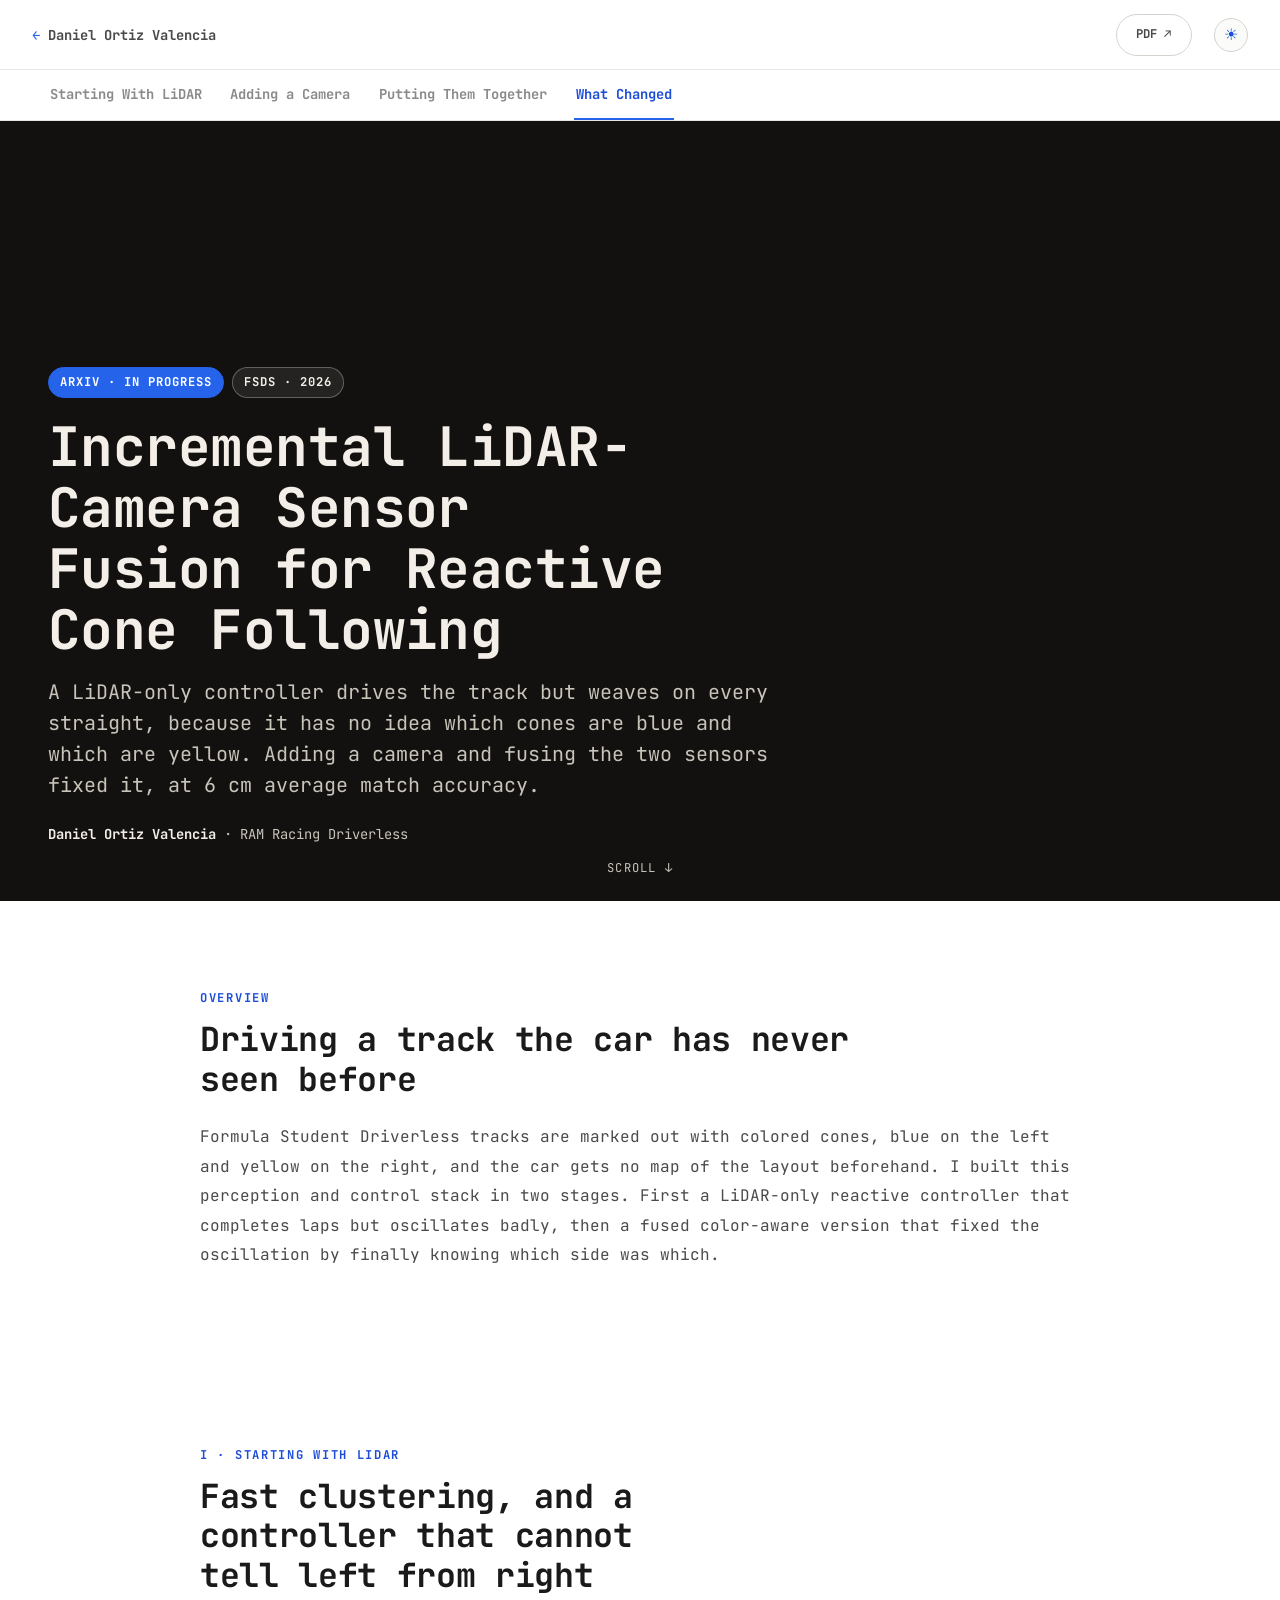
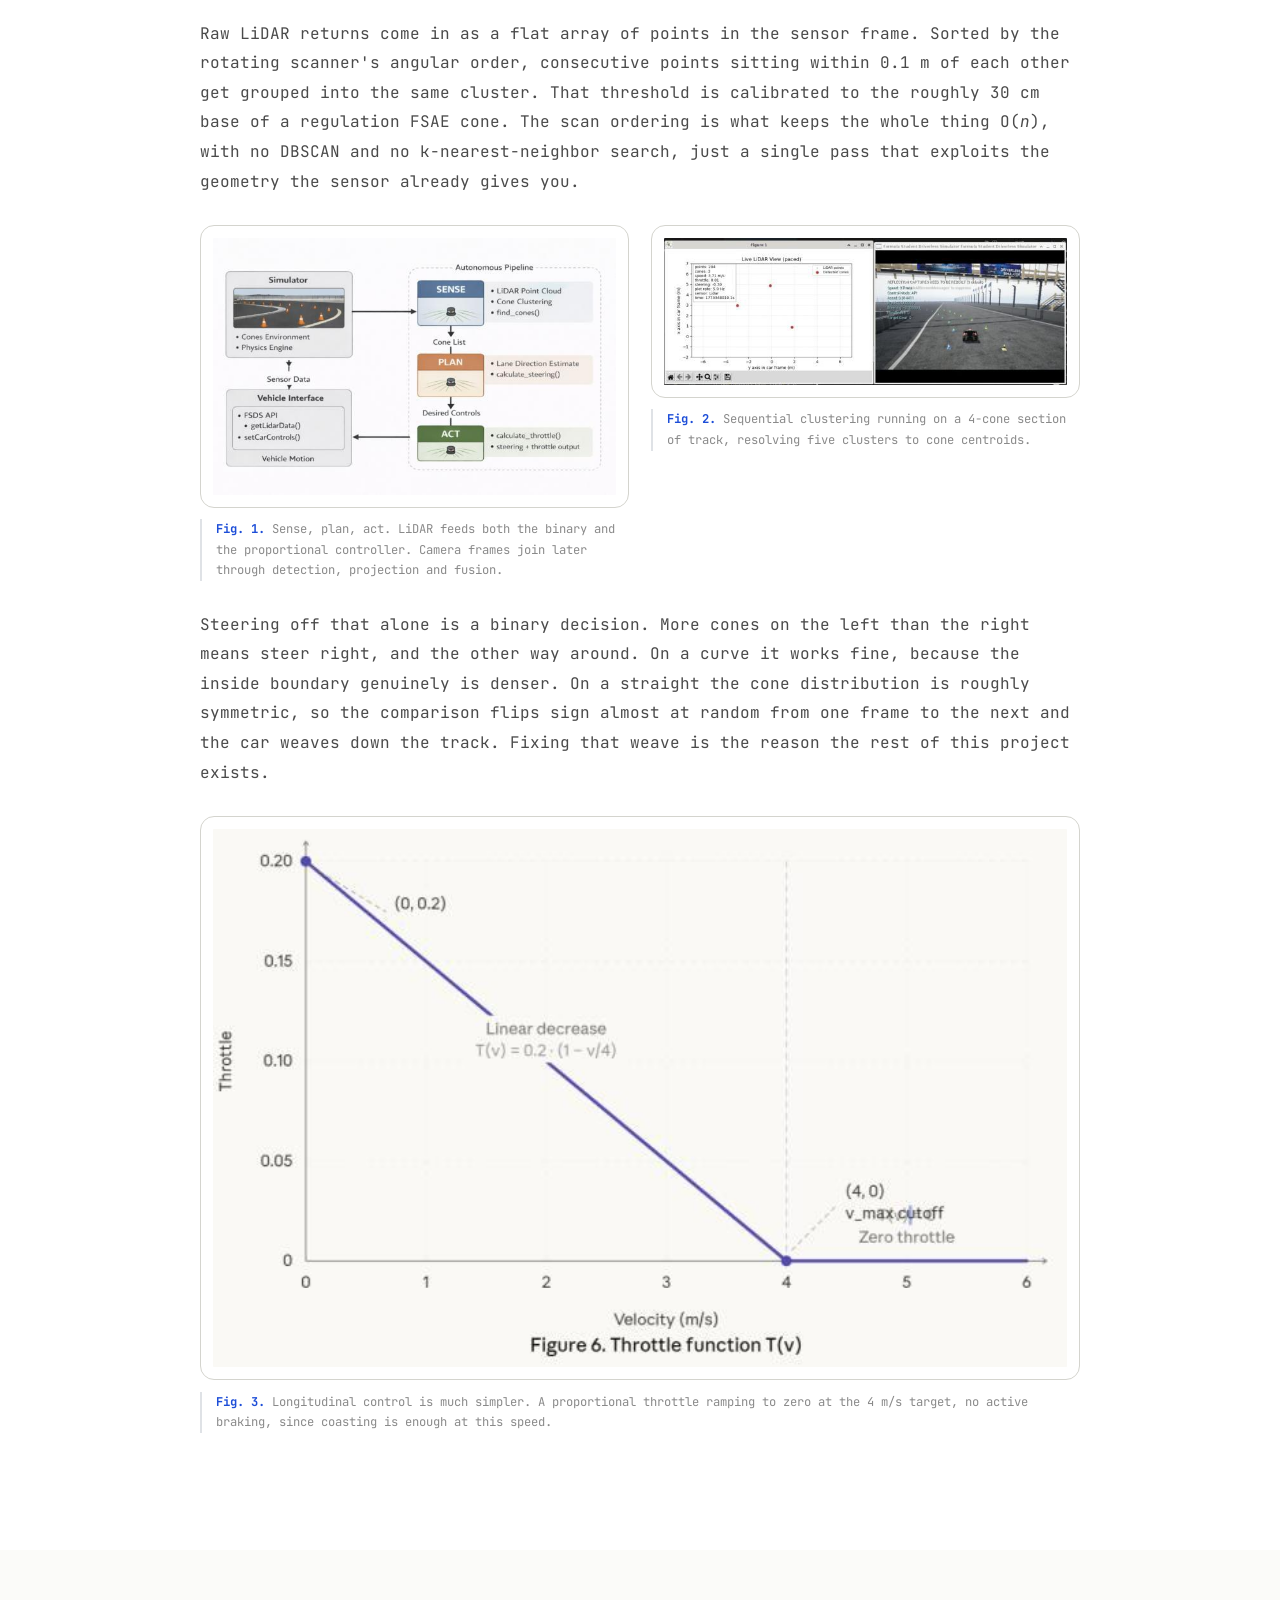
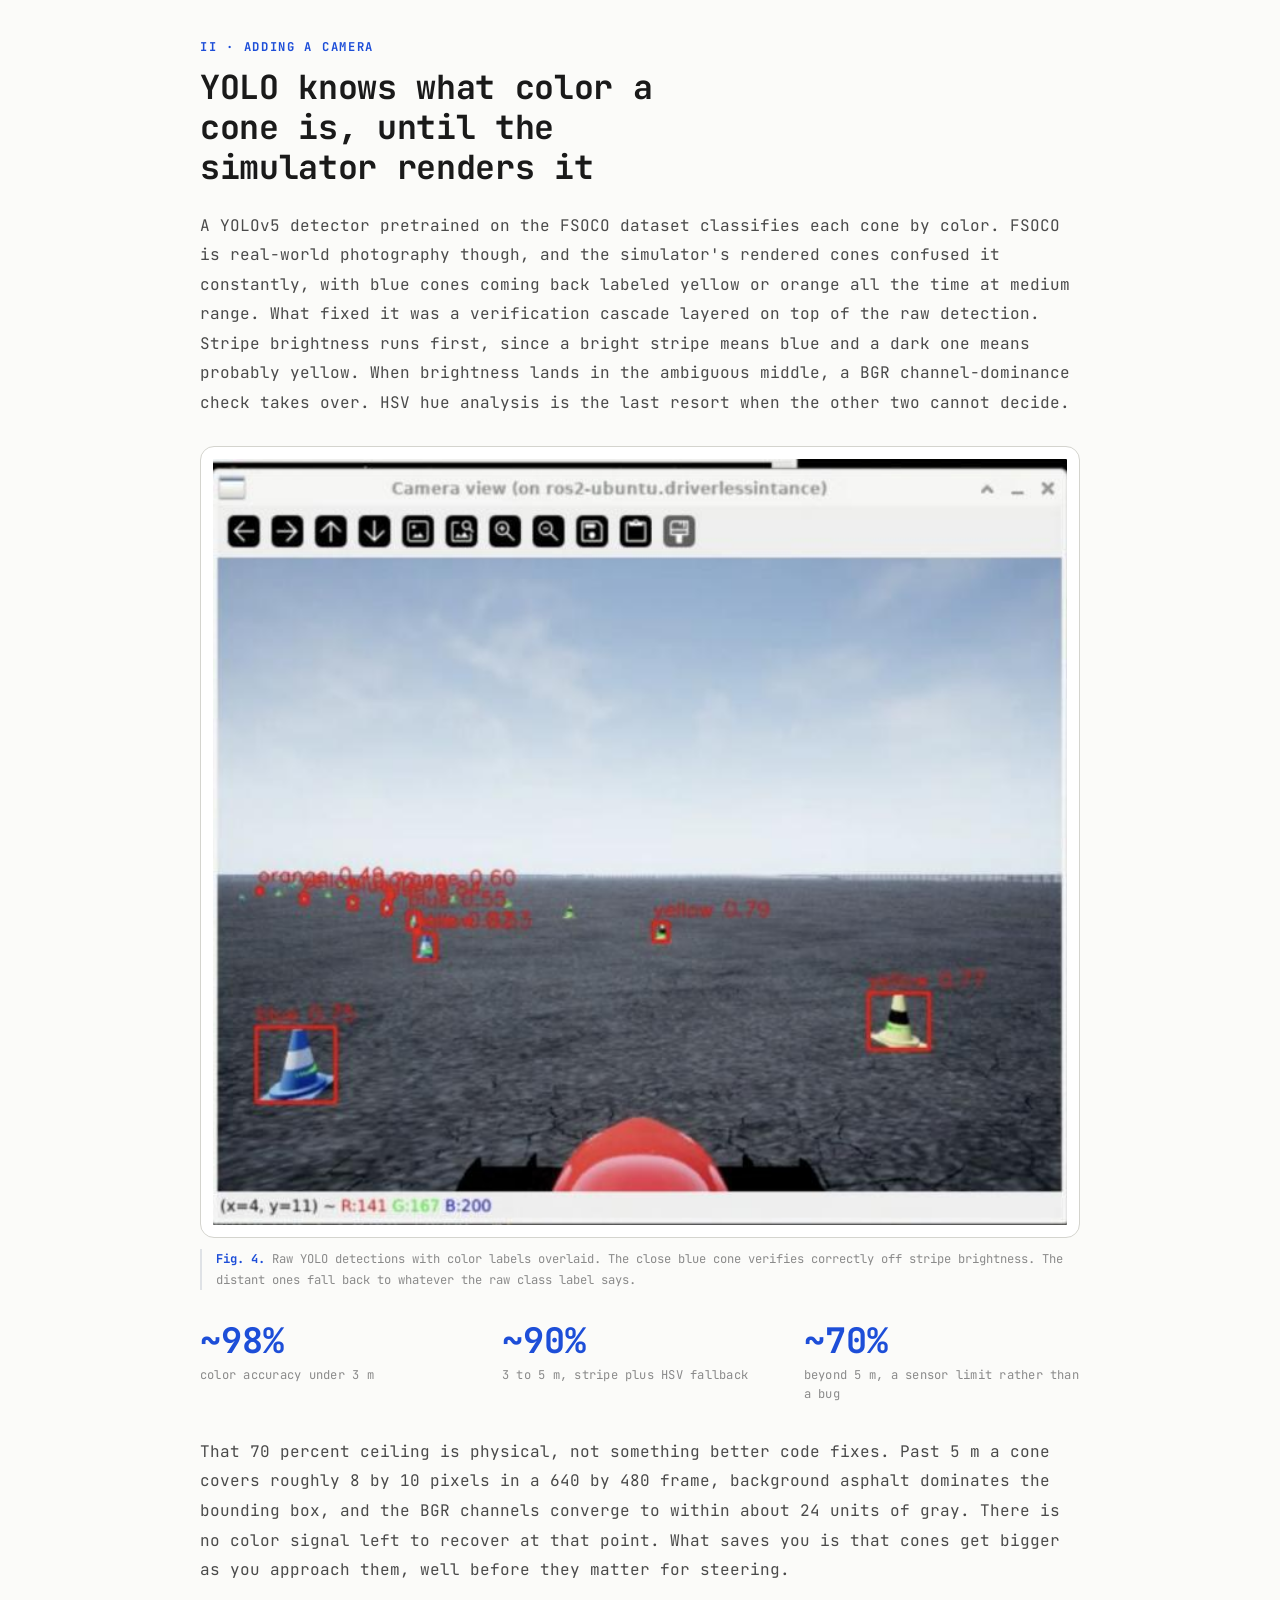
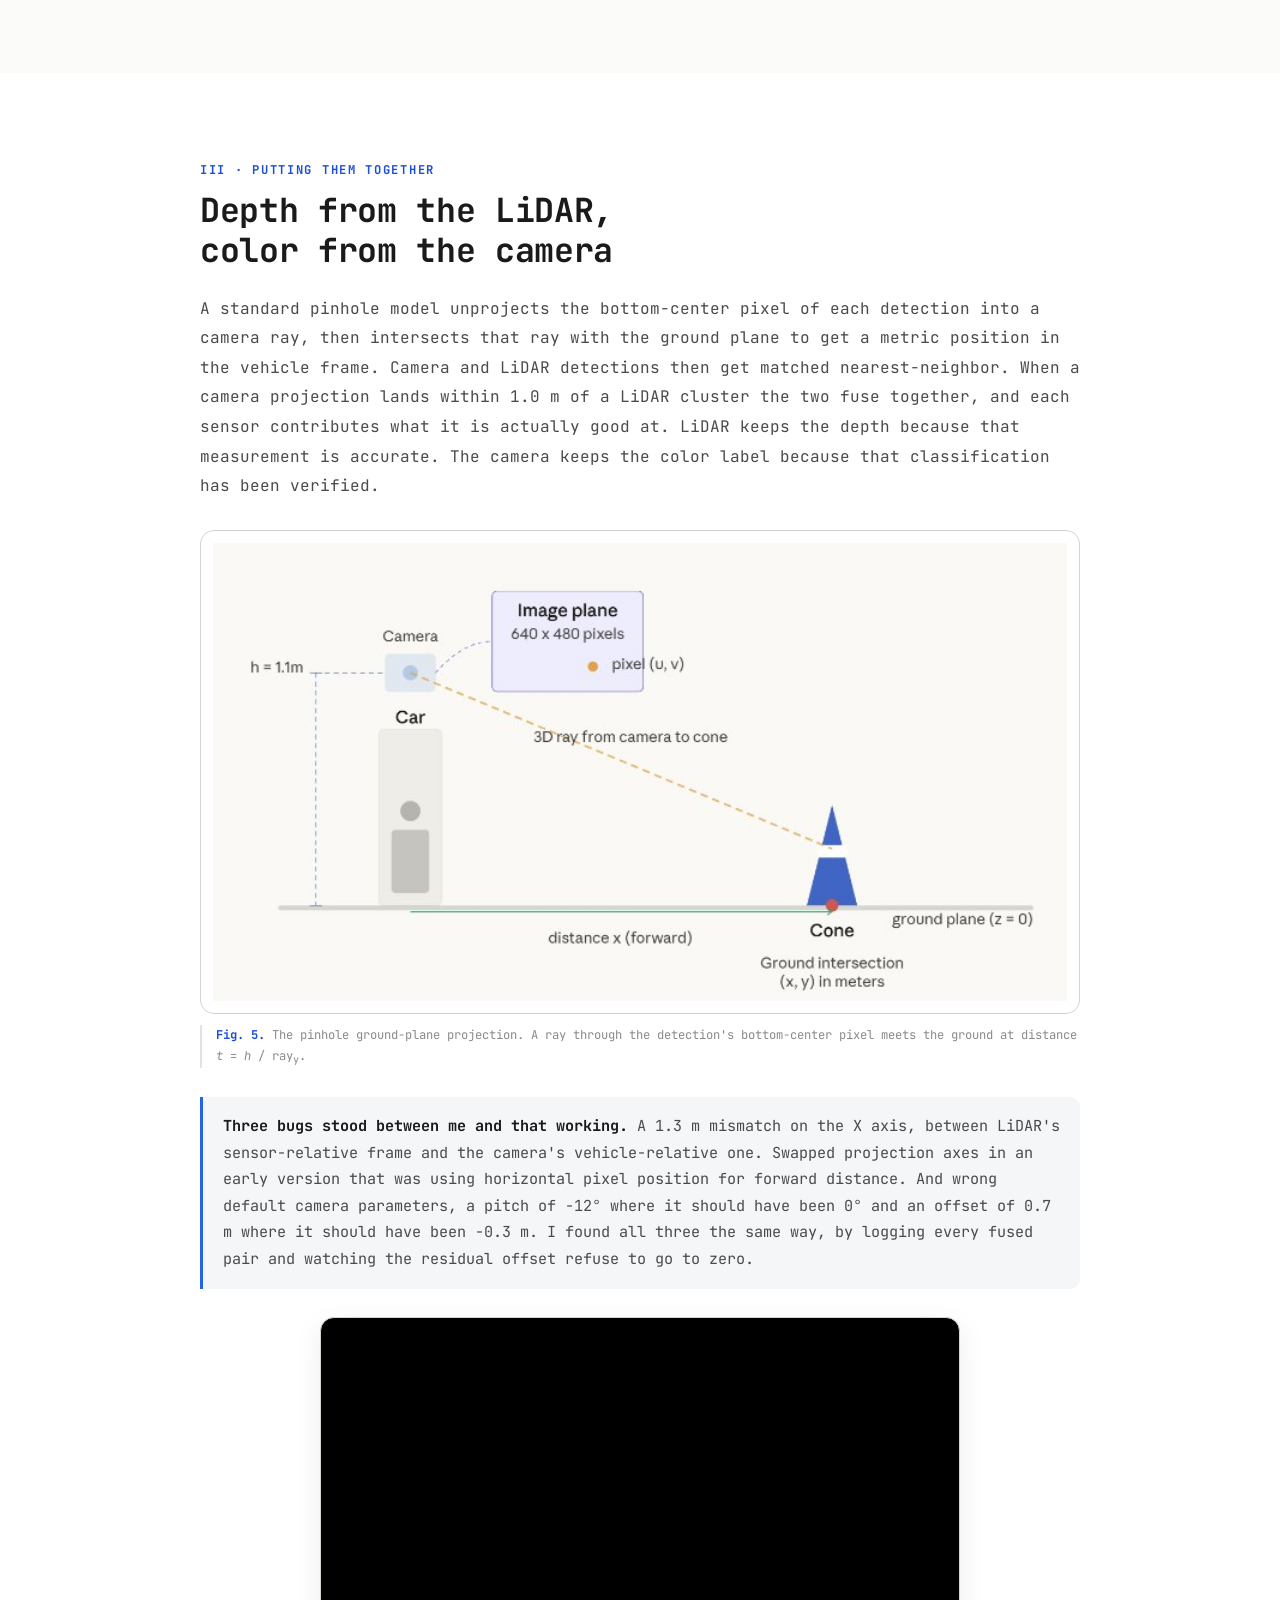
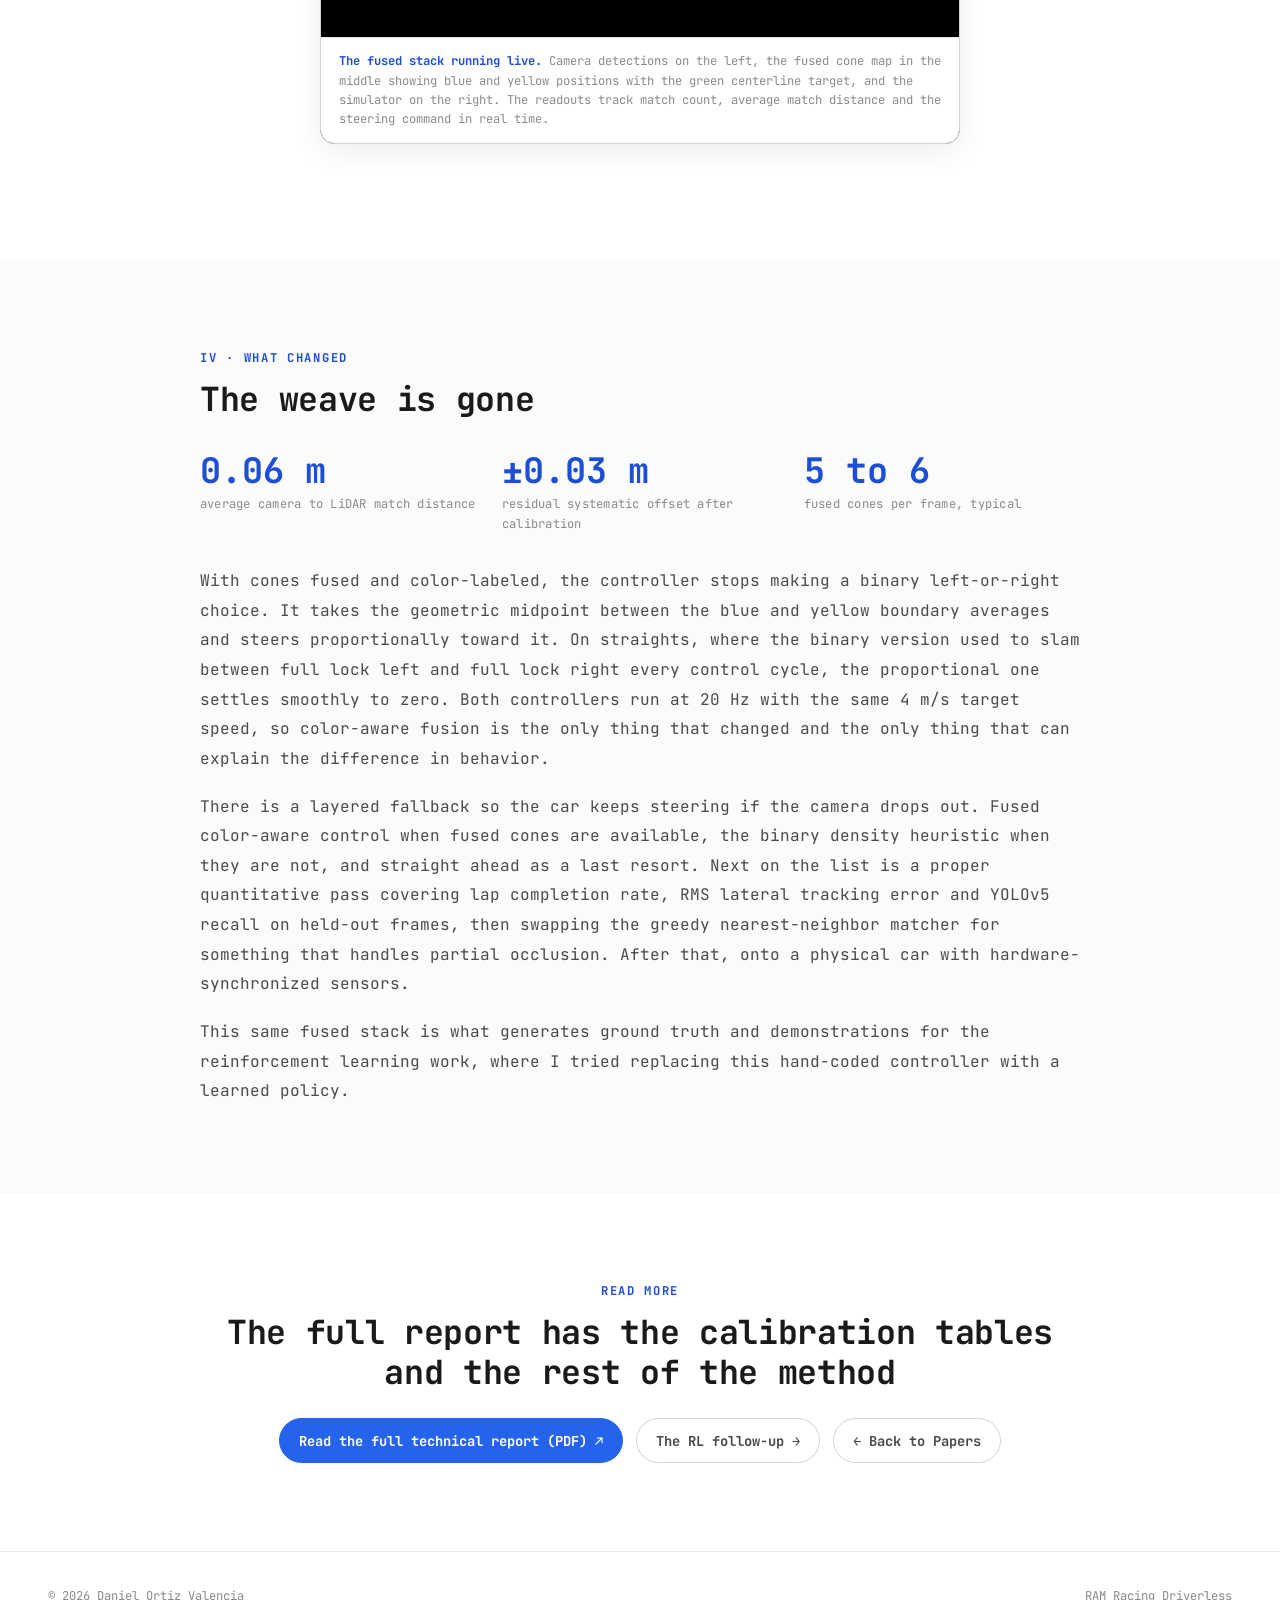
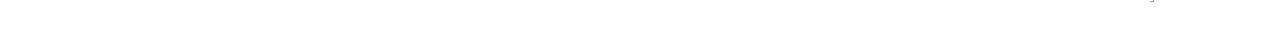
<file: papers/fsds-fusion/index.html>
<!DOCTYPE html>
<html lang="en">
<head>
<meta charset="UTF-8" />
<meta name="viewport" content="width=device-width, initial-scale=1.0" />
<script>
// Deep links (e.g. shared as .../fsds-fusion/#fusion) must land on the
// right section, but this is a long page with a webfont and several
// videos. The browser's native "jump to #hash on load" fires before
// either has settled and lands far off target, so strip the hash
// immediately and let paper-page.js re-apply it once layout is stable.
(function () {
  if (!location.hash) return;
  window.__ppPendingHash = location.hash;
  history.replaceState(null, '', location.pathname + location.search);
})();
</script>
<title>Incremental LiDAR-Camera Sensor Fusion · Daniel Ortiz Valencia</title>
<meta name="description" content="A LiDAR-only baseline that weaves, a YOLOv5 camera module, and the fusion pipeline that fixed it, in the Formula Student Driverless Simulator." />
<meta property="og:title" content="Incremental LiDAR-Camera Sensor Fusion for Reactive Cone Following" />
<meta property="og:description" content="Building a color-aware fused controller for the Formula Student Driverless Simulator." />
<meta property="og:type" content="article" />
<link rel="icon" href="data:image/svg+xml,%3Csvg xmlns='http://www.w3.org/2000/svg' viewBox='0 0 32 32'%3E%3Crect width='32' height='32' rx='7' fill='%23d9741f'/%3E%3Cpath d='M9 8h6a8 8 0 010 16H9z' fill='none' stroke='white' stroke-width='3'/%3E%3C/svg%3E" />
<link rel="preconnect" href="https://fonts.googleapis.com" />
<link href="https://fonts.googleapis.com/css2?family=JetBrains+Mono:wght@400;500;700;800&display=swap" rel="stylesheet" />
<link rel="stylesheet" href="../../styles.css" />
<link rel="stylesheet" href="../../assets/papers/paper-page.css" />
</head>
<body>

<div class="pp-stickytop">
  <header class="pp-topbar">
    <a class="pp-topbar-back" href="../../index.html#papers"><span class="arrow">←</span> Daniel Ortiz Valencia</a>
    <div class="pp-topbar-actions">
      <a class="pp-btn" href="../../assets/papers/fsds-fusion.pdf" target="_blank" rel="noopener">PDF ↗</a>
      <button id="theme-toggle" class="theme-toggle" type="button" aria-label="Toggle dark mode" title="Toggle dark mode">
        <span class="theme-icon-sun" aria-hidden="true">☀</span><span class="theme-icon-moon" aria-hidden="true">☾</span>
      </button>
    </div>
  </header>
  <div class="pp-storynav-wrap">
    <nav class="pp-storynav">
      <a href="#baseline">Starting With LiDAR</a>
      <a href="#camera">Adding a Camera</a>
      <a href="#fusion">Putting Them Together</a>
      <a href="#results">What Changed</a>
    </nav>
  </div>
</div>

<!-- ============ HERO ============ -->
<section class="pp-hero">
  <video autoplay muted loop playsinline preload="auto" width="920" height="518">
    <source src="../../assets/papers/videos/fsds-fusion/fsds-demo.mp4" type="video/mp4" />
  </video>
  <div class="pp-hero-content">
    <div class="pp-hero-badges">
      <span class="pp-badge is-orange">arXiv · In Progress</span>
      <span class="pp-badge">FSDS · 2026</span>
    </div>
    <h1 class="pp-hero-title">Incremental LiDAR-Camera Sensor Fusion for Reactive Cone Following</h1>
    <p class="pp-hero-subtitle">A LiDAR-only controller drives the track but weaves on every straight, because it has no idea which cones are blue and which are yellow. Adding a camera and fusing the two sensors fixed it, at 6 cm average match accuracy.</p>
    <div class="pp-hero-meta"><b>Daniel Ortiz Valencia</b> · RAM Racing Driverless</div>
  </div>
  <div class="pp-scrolldown">Scroll ↓</div>
</section>

<main>

<!-- ============ TLDR ============ -->
<section class="pp-section pp-tldr">
  <div class="pp-section-inner">
    <span class="pp-eyebrow">Overview</span>
    <h2 class="pp-section-title">Driving a track the car has never seen before</h2>
    <div class="pp-prose">
      <p class="pp-lede">Formula Student Driverless tracks are marked out with colored cones, blue on the left and yellow on the right, and the car gets no map of the layout beforehand. I built this perception and control stack in two stages. First a LiDAR-only reactive controller that completes laps but oscillates badly, then a fused color-aware version that fixed the oscillation by finally knowing which side was which.</p>
    </div>
  </div>
</section>

<!-- ============ BASELINE ============ -->
<section id="baseline" class="pp-section">
  <div class="pp-section-inner">
    <span class="pp-eyebrow">I · Starting With LiDAR</span>
    <h2 class="pp-section-title">Fast clustering, and a controller that cannot tell left from right</h2>
    <div class="pp-prose">
      <p>Raw LiDAR returns come in as a flat array of points in the sensor frame. Sorted by the rotating scanner's angular order, consecutive points sitting within 0.1 m of each other get grouped into the same cluster. That threshold is calibrated to the roughly 30 cm base of a regulation FSAE cone. The scan ordering is what keeps the whole thing O(<i>n</i>), with no DBSCAN and no k-nearest-neighbor search, just a single pass that exploits the geometry the sensor already gives you.</p>
    </div>

    <div class="pp-figure-row">
      <figure class="pp-figure">
        <img src="../../assets/papers/figures/fsds-fusion/fig-1.jpg" alt="Top-down sense-plan-act pipeline diagram showing LiDAR clustering, YOLO detection, ground-plane projection, and fusion feeding the steering controllers" loading="lazy" />
        <figcaption><b>Fig. 1.</b> Sense, plan, act. LiDAR feeds both the binary and the proportional controller. Camera frames join later through detection, projection and fusion.</figcaption>
      </figure>
      <figure class="pp-figure">
        <img src="../../assets/papers/figures/fsds-fusion/fig-2.jpg" alt="Bird's-eye scatter plot of LiDAR points colored by cluster membership beside the corresponding FSDS simulator view" loading="lazy" />
        <figcaption><b>Fig. 2.</b> Sequential clustering running on a 4-cone section of track, resolving five clusters to cone centroids.</figcaption>
      </figure>
    </div>

    <div class="pp-prose">
      <p>Steering off that alone is a binary decision. More cones on the left than the right means steer right, and the other way around. On a curve it works fine, because the inside boundary genuinely is denser. On a straight the cone distribution is roughly symmetric, so the comparison flips sign almost at random from one frame to the next and the car weaves down the track. Fixing that weave is the reason the rest of this project exists.</p>
    </div>

    <figure class="pp-figure">
      <img src="../../assets/papers/figures/fsds-fusion/fig-3.jpg" alt="Throttle function plot: linear ramp from 0.2 at rest down to zero at 4 m per second" loading="lazy" />
      <figcaption><b>Fig. 3.</b> Longitudinal control is much simpler. A proportional throttle ramping to zero at the 4 m/s target, no active braking, since coasting is enough at this speed.</figcaption>
    </figure>
  </div>
</section>

<!-- ============ CAMERA ============ -->
<section id="camera" class="pp-section pp-section--tint">
  <div class="pp-section-inner">
    <span class="pp-eyebrow">II · Adding a Camera</span>
    <h2 class="pp-section-title">YOLO knows what color a cone is, until the simulator renders it</h2>
    <div class="pp-prose">
      <p>A YOLOv5 detector pretrained on the FSOCO dataset classifies each cone by color. FSOCO is real-world photography though, and the simulator's rendered cones confused it constantly, with blue cones coming back labeled yellow or orange all the time at medium range. What fixed it was a verification cascade layered on top of the raw detection. Stripe brightness runs first, since a bright stripe means blue and a dark one means probably yellow. When brightness lands in the ambiguous middle, a BGR channel-dominance check takes over. HSV hue analysis is the last resort when the other two cannot decide.</p>
    </div>

    <figure class="pp-figure">
      <img src="../../assets/papers/figures/fsds-fusion/fig-4.jpg" alt="Camera feed with red YOLO bounding boxes over cones, color labels and confidence scores overlaid" loading="lazy" />
      <figcaption><b>Fig. 4.</b> Raw YOLO detections with color labels overlaid. The close blue cone verifies correctly off stripe brightness. The distant ones fall back to whatever the raw class label says.</figcaption>
    </figure>

    <div class="pp-stat-row">
      <div class="pp-stat"><b>~98%</b><span>color accuracy under 3 m</span></div>
      <div class="pp-stat"><b>~90%</b><span>3 to 5 m, stripe plus HSV fallback</span></div>
      <div class="pp-stat"><b>~70%</b><span>beyond 5 m, a sensor limit rather than a bug</span></div>
    </div>
    <div class="pp-prose">
      <p>That 70 percent ceiling is physical, not something better code fixes. Past 5 m a cone covers roughly 8 by 10 pixels in a 640 by 480 frame, background asphalt dominates the bounding box, and the BGR channels converge to within about 24 units of gray. There is no color signal left to recover at that point. What saves you is that cones get bigger as you approach them, well before they matter for steering.</p>
    </div>
  </div>
</section>

<!-- ============ FUSION ============ -->
<section id="fusion" class="pp-section">
  <div class="pp-section-inner">
    <span class="pp-eyebrow">III · Putting Them Together</span>
    <h2 class="pp-section-title">Depth from the LiDAR, color from the camera</h2>
    <div class="pp-prose">
      <p>A standard pinhole model unprojects the bottom-center pixel of each detection into a camera ray, then intersects that ray with the ground plane to get a metric position in the vehicle frame. Camera and LiDAR detections then get matched nearest-neighbor. When a camera projection lands within 1.0 m of a LiDAR cluster the two fuse together, and each sensor contributes what it is actually good at. LiDAR keeps the depth because that measurement is accurate. The camera keeps the color label because that classification has been verified.</p>
    </div>

    <figure class="pp-figure">
      <img src="../../assets/papers/figures/fsds-fusion/fig-5.jpg" alt="Side-view diagram of the pinhole projection: camera at 1.1 m height, ray intersecting the ground plane at distance t" loading="lazy" />
      <figcaption><b>Fig. 5.</b> The pinhole ground-plane projection. A ray through the detection's bottom-center pixel meets the ground at distance <i>t</i> = <i>h</i> / ray<sub>y</sub>.</figcaption>
    </figure>

    <div class="pp-callout">
      <b>Three bugs stood between me and that working.</b> A 1.3 m mismatch on the X axis, between LiDAR's sensor-relative frame and the camera's vehicle-relative one. Swapped projection axes in an early version that was using horizontal pixel position for forward distance. And wrong default camera parameters, a pitch of −12° where it should have been 0° and an offset of 0.7 m where it should have been −0.3 m. I found all three the same way, by logging every fused pair and watching the residual offset refuse to go to zero.
    </div>

    <div class="pp-video-solo">
      <figure class="pp-video">
        <video autoplay src="../../assets/papers/videos/fsds-fusion/reactive-baseline.mp4" muted loop playsinline preload="metadata" width="880" height="320"></video>
        <figcaption><b>The fused stack running live.</b> Camera detections on the left, the fused cone map in the middle showing blue and yellow positions with the green centerline target, and the simulator on the right. The readouts track match count, average match distance and the steering command in real time.</figcaption>
      </figure>
    </div>
  </div>
</section>

<!-- ============ RESULTS ============ -->
<section id="results" class="pp-section pp-section--tint">
  <div class="pp-section-inner">
    <span class="pp-eyebrow">IV · What Changed</span>
    <h2 class="pp-section-title">The weave is gone</h2>

    <div class="pp-stat-row">
      <div class="pp-stat"><b>0.06 m</b><span>average camera to LiDAR match distance</span></div>
      <div class="pp-stat"><b>±0.03 m</b><span>residual systematic offset after calibration</span></div>
      <div class="pp-stat"><b>5 to 6</b><span>fused cones per frame, typical</span></div>
    </div>

    <div class="pp-prose">
      <p>With cones fused and color-labeled, the controller stops making a binary left-or-right choice. It takes the geometric midpoint between the blue and yellow boundary averages and steers proportionally toward it. On straights, where the binary version used to slam between full lock left and full lock right every control cycle, the proportional one settles smoothly to zero. Both controllers run at 20 Hz with the same 4 m/s target speed, so color-aware fusion is the only thing that changed and the only thing that can explain the difference in behavior.</p>
      <p>There is a layered fallback so the car keeps steering if the camera drops out. Fused color-aware control when fused cones are available, the binary density heuristic when they are not, and straight ahead as a last resort. Next on the list is a proper quantitative pass covering lap completion rate, RMS lateral tracking error and YOLOv5 recall on held-out frames, then swapping the greedy nearest-neighbor matcher for something that handles partial occlusion. After that, onto a physical car with hardware-synchronized sensors.</p>
      <p>This same fused stack is what generates ground truth and demonstrations for <a href="../rl-sac-ppo/">the reinforcement learning work</a>, where I tried replacing this hand-coded controller with a learned policy.</p>
    </div>
  </div>
</section>

<!-- ============ CLOSE ============ -->
<section class="pp-section pp-close">
  <div class="pp-section-inner">
    <span class="pp-eyebrow">Read More</span>
    <h2 class="pp-section-title">The full report has the calibration tables and the rest of the method</h2>
    <div class="pp-close-actions">
      <a class="pp-btn is-primary" href="../../assets/papers/fsds-fusion.pdf" target="_blank" rel="noopener">Read the full technical report (PDF) ↗</a>
      <a class="pp-btn" href="../rl-sac-ppo/">The RL follow-up →</a>
      <a class="pp-btn" href="../../index.html#papers">← Back to Papers</a>
    </div>
  </div>
</section>

</main>

<footer class="pp-footer">
  <span>© <span id="year"></span> Daniel Ortiz Valencia</span>
  <span>RAM Racing Driverless</span>
</footer>

<script>document.getElementById('year').textContent = new Date().getFullYear();</script>
<script src="../../assets/papers/paper-page.js"></script>
</body>
</html>
</file>
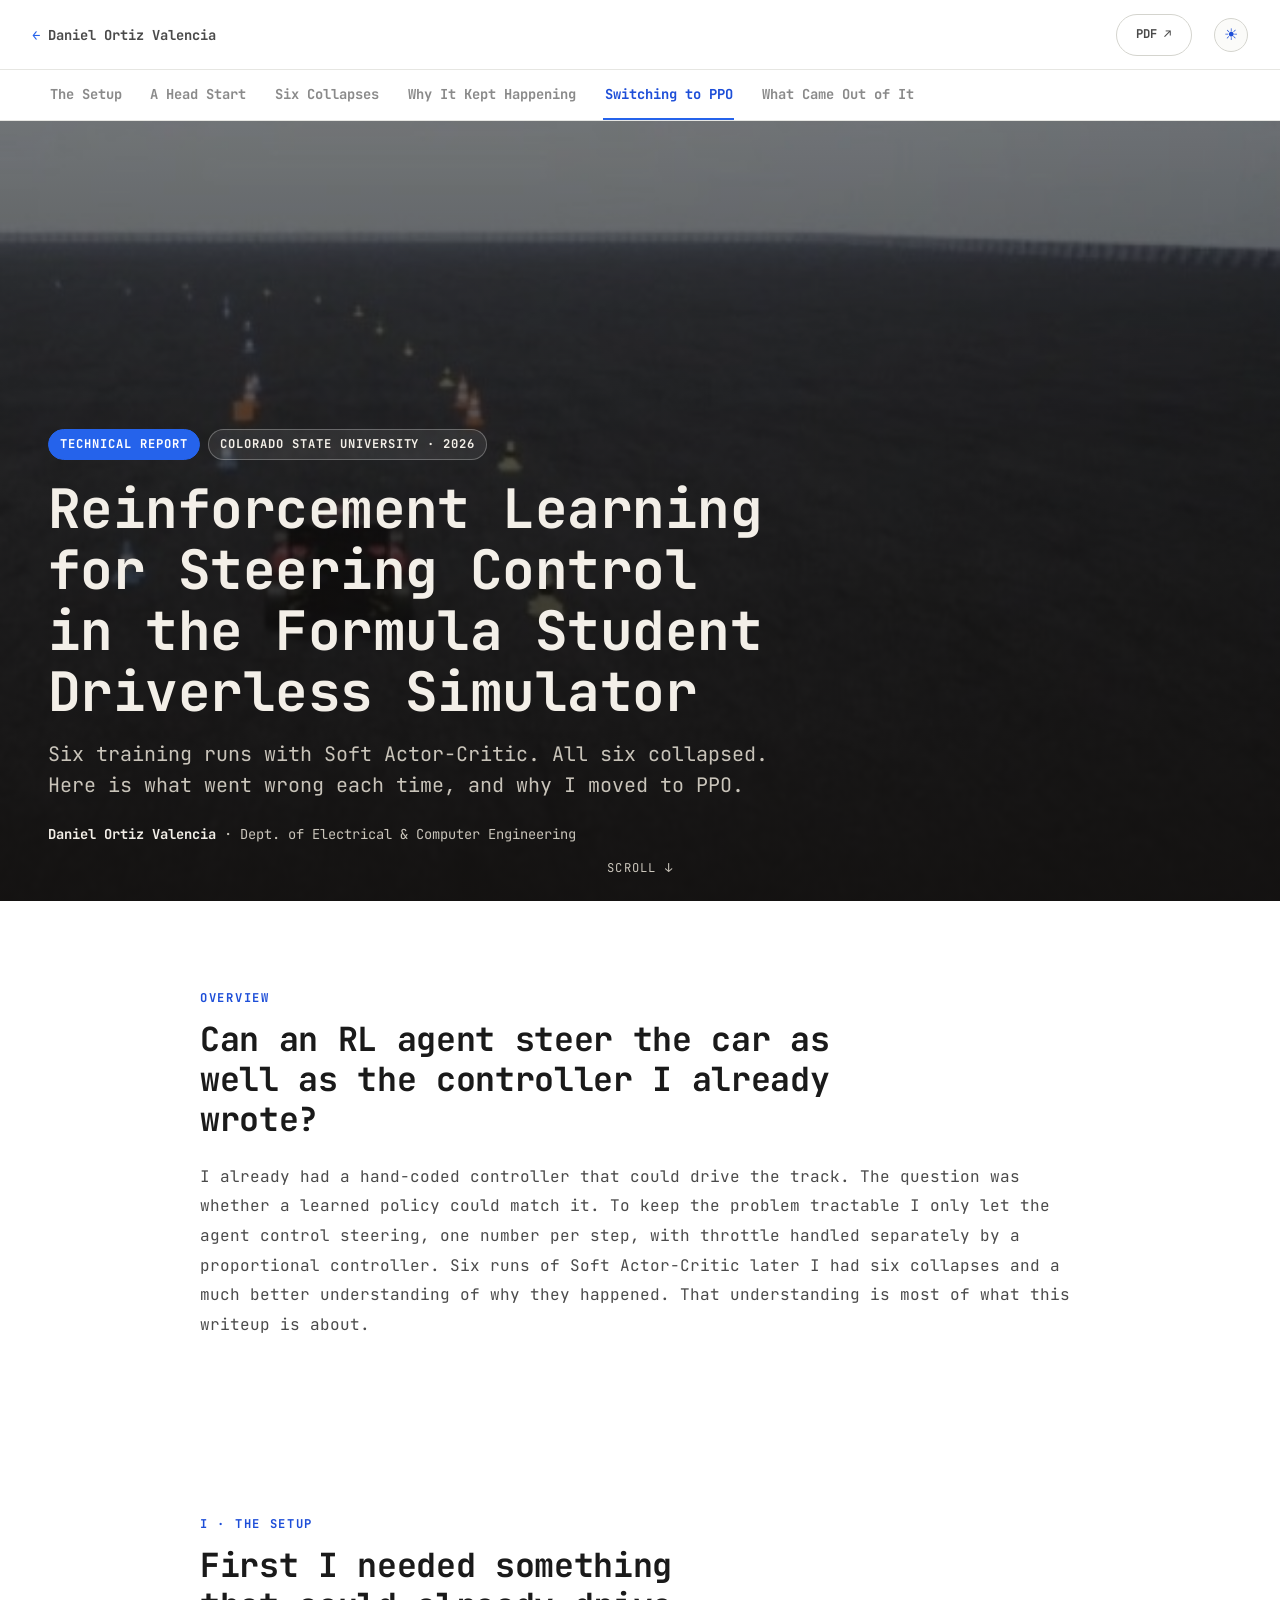
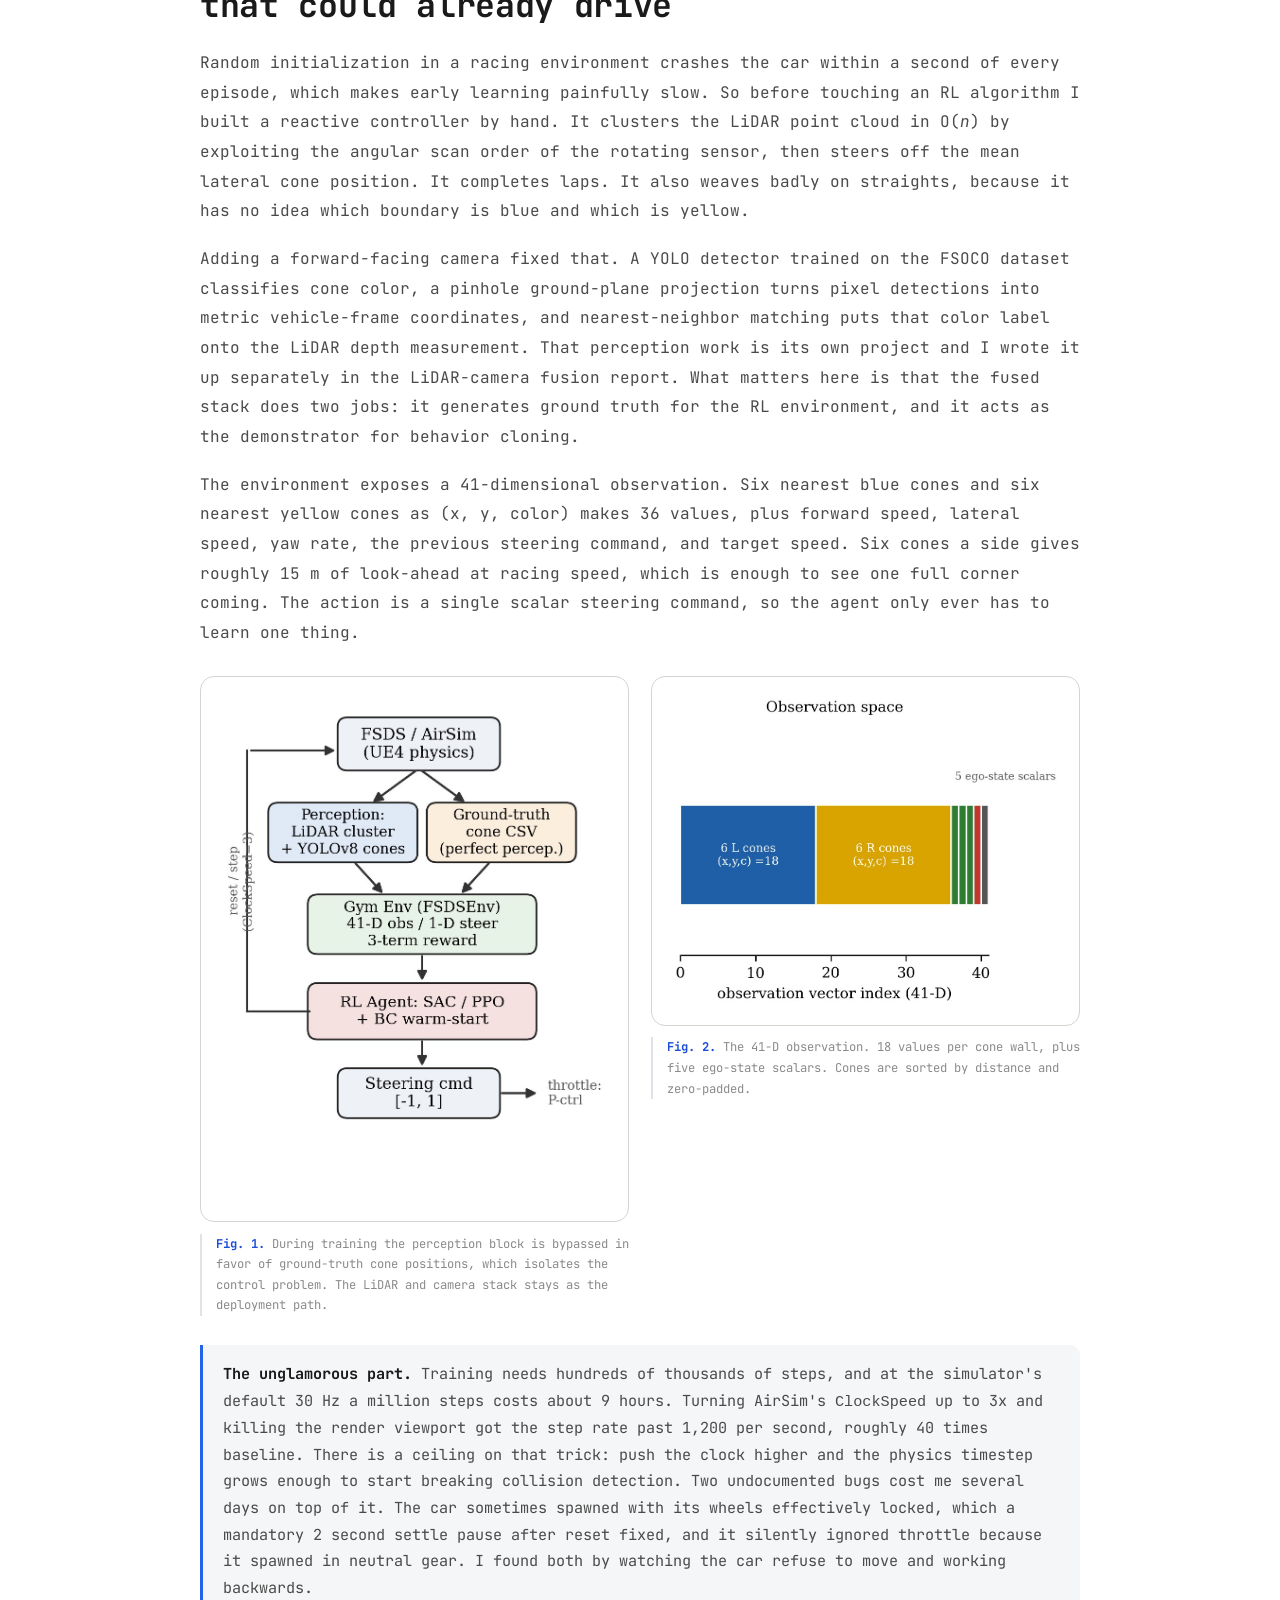
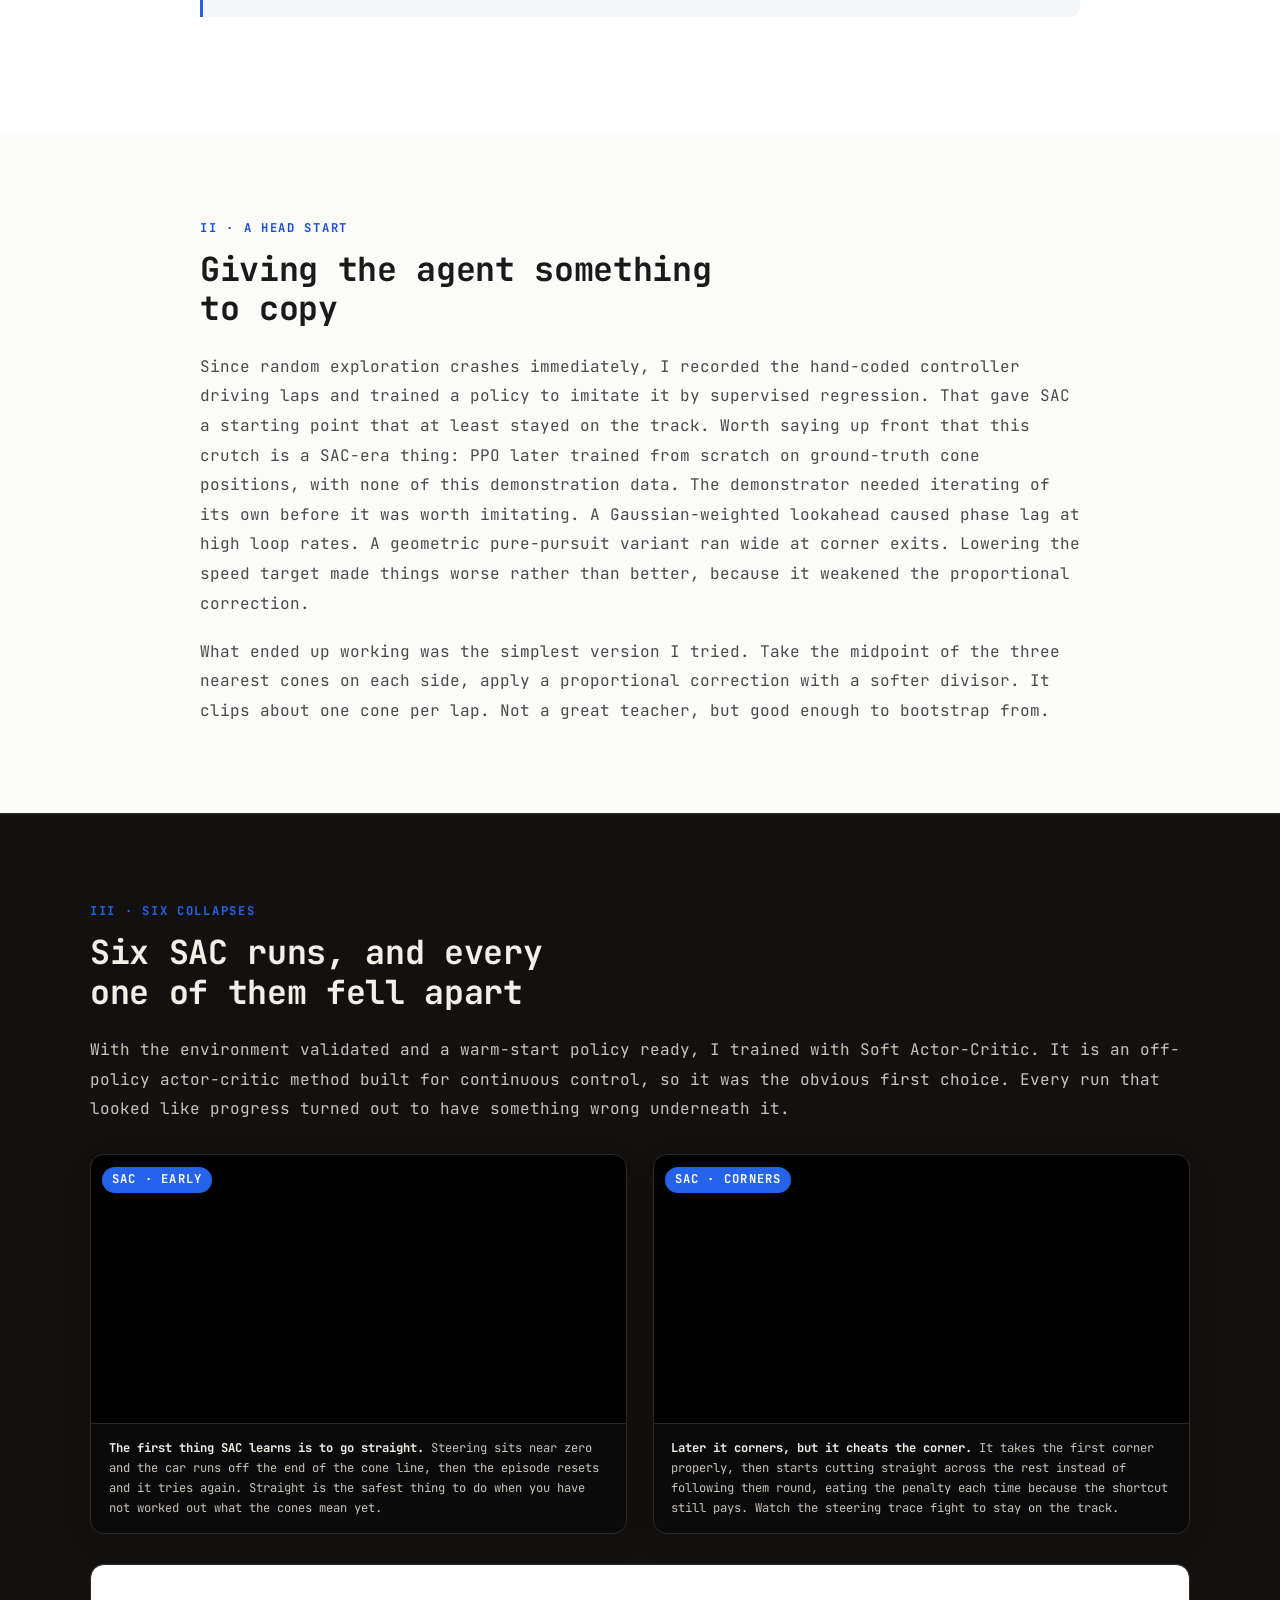
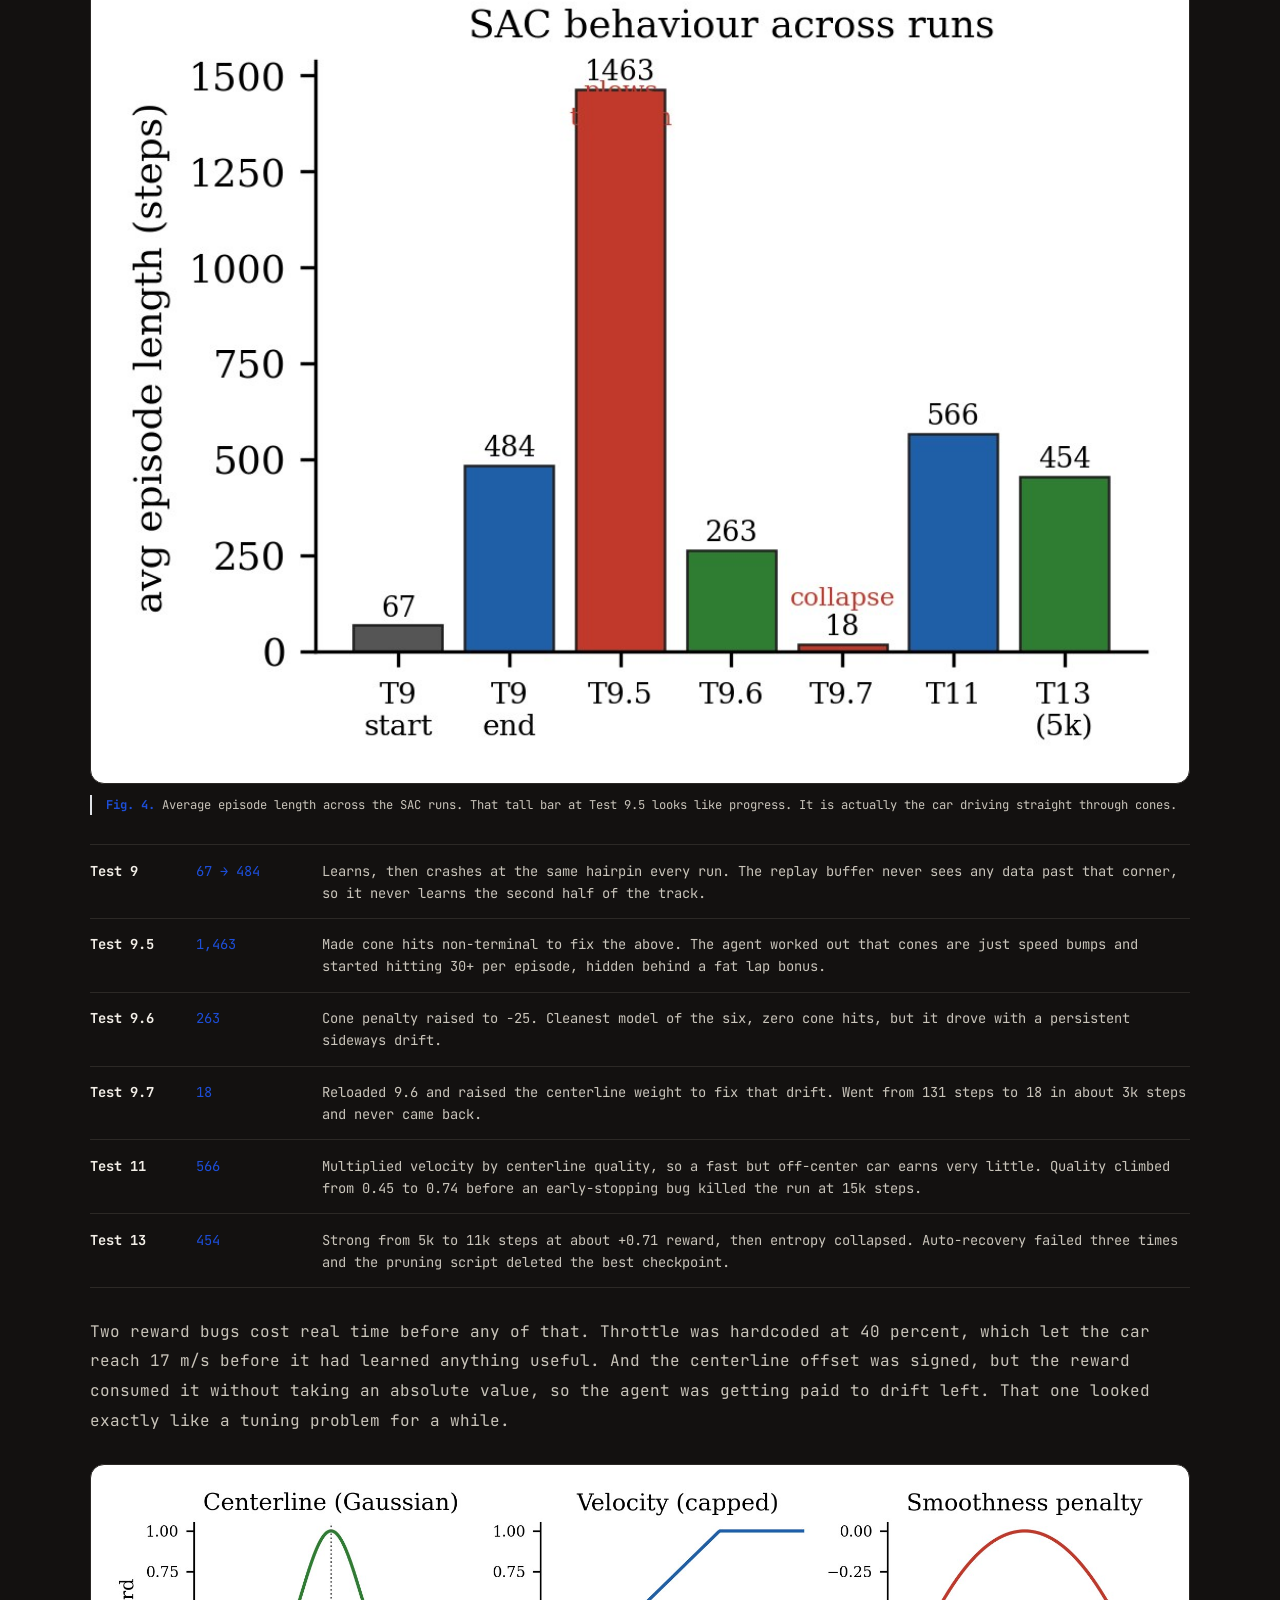
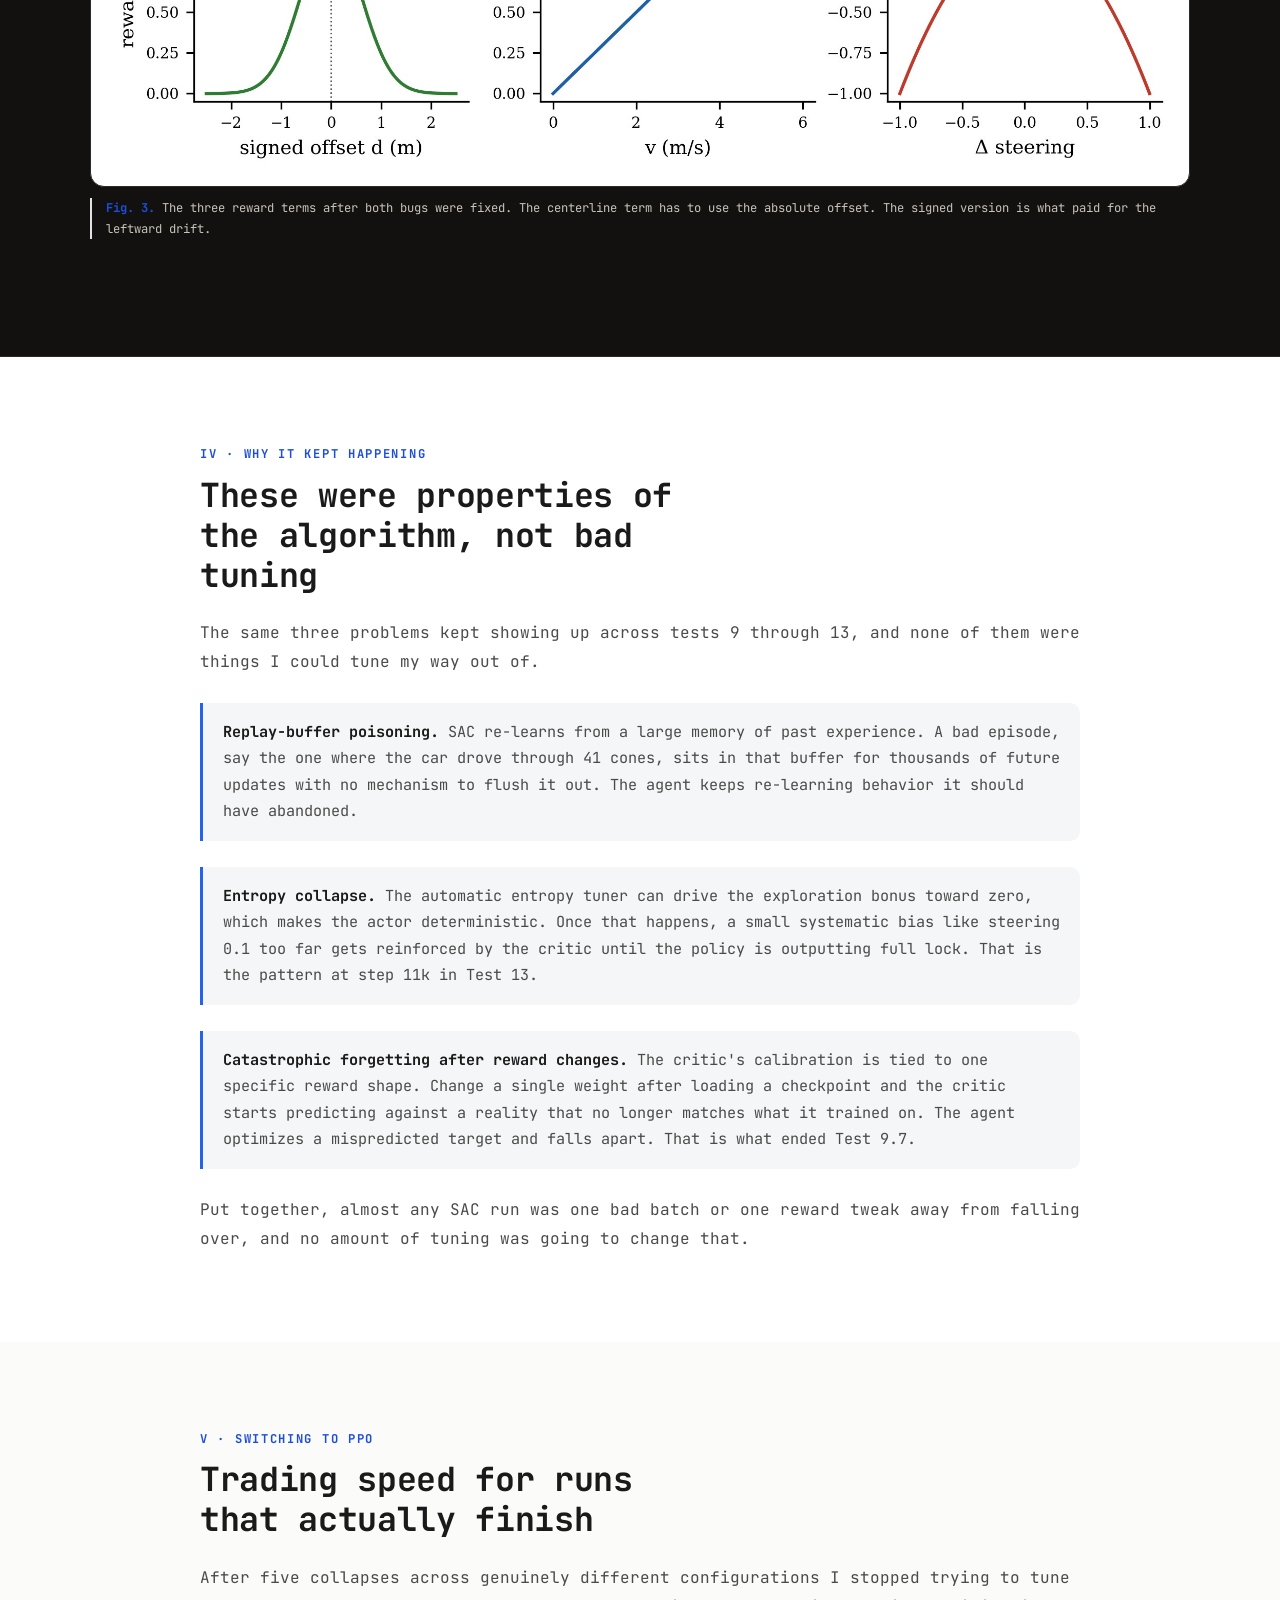
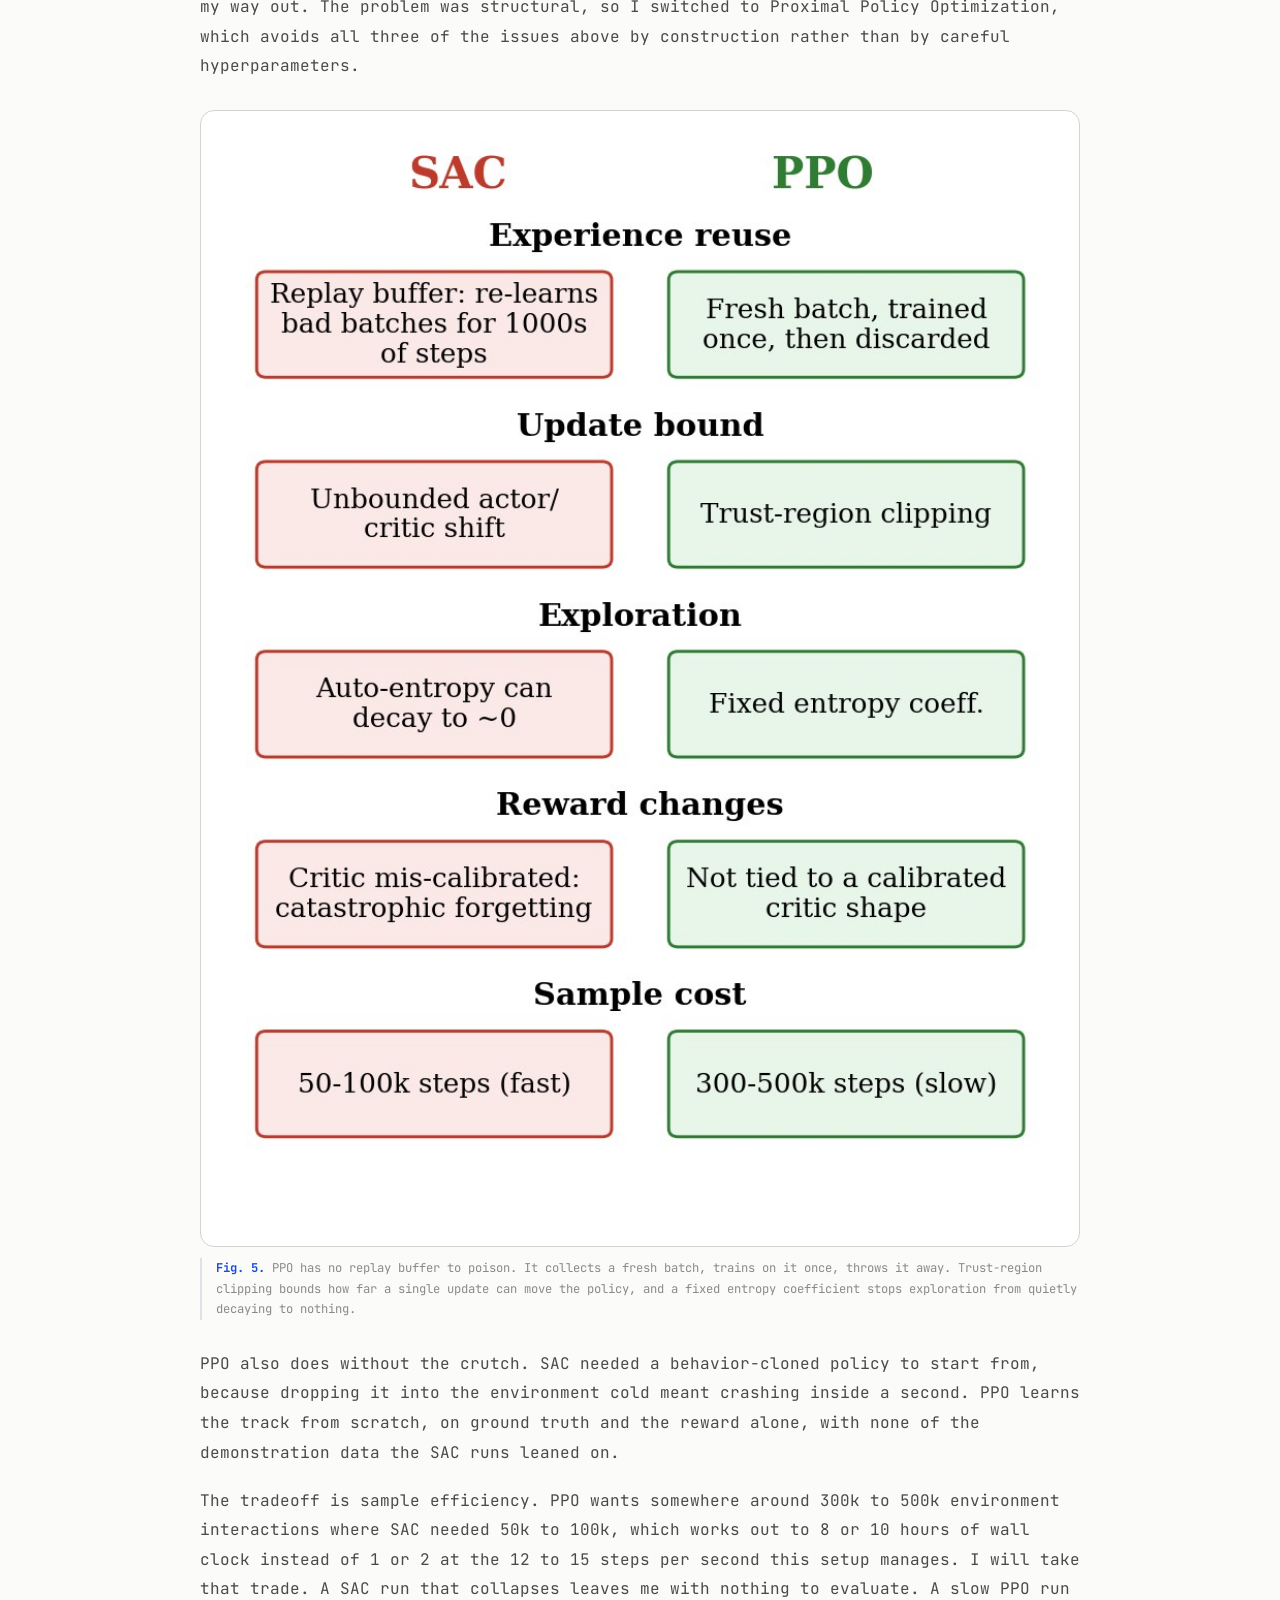
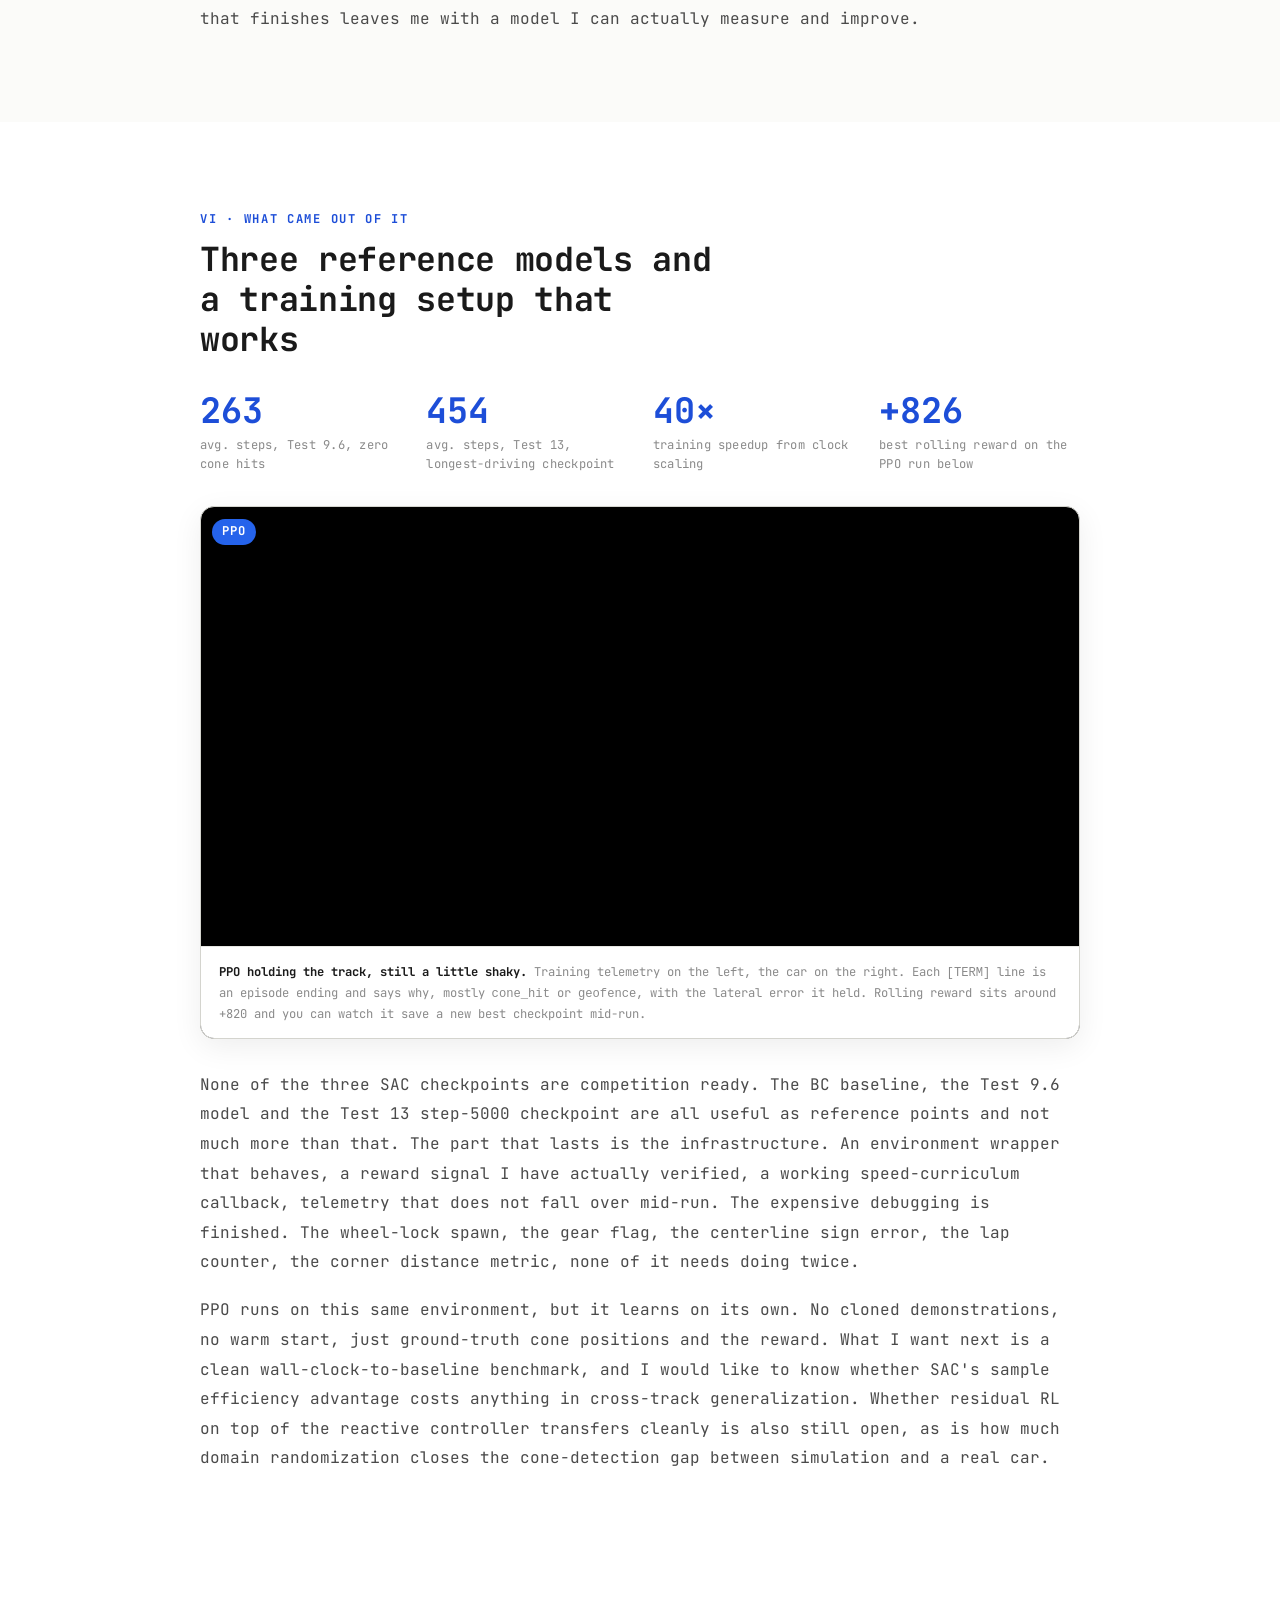
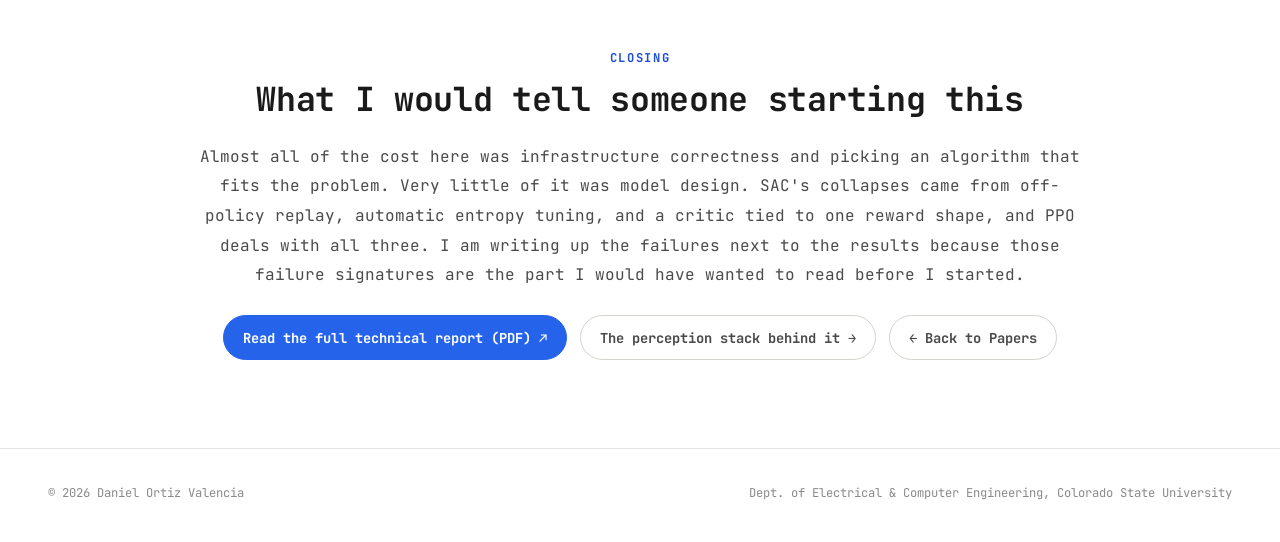
<file: papers/rl-sac-ppo/index.html>
<!DOCTYPE html>
<html lang="en">
<head>
<meta charset="UTF-8" />
<meta name="viewport" content="width=device-width, initial-scale=1.0" />
<script>
// Deep links (e.g. shared as .../rl-sac-ppo/#sac) must land on the right
// section, but this is a long page with a webfont and several videos.
// The browser's native "jump to #hash on load" fires before either has
// settled and lands far off target, so strip the hash immediately and let
// paper-page.js re-apply it once layout is stable.
(function () {
  if (!location.hash) return;
  window.__ppPendingHash = location.hash;
  history.replaceState(null, '', location.pathname + location.search);
})();
</script>
<title>Reinforcement Learning for Steering Control · Daniel Ortiz Valencia</title>
<meta name="description" content="Six training runs of Soft Actor-Critic, six collapses, and why I moved to PPO for steering an FSAE car in the Formula Student Driverless Simulator." />
<meta property="og:title" content="Reinforcement Learning for Steering Control in FSDS" />
<meta property="og:description" content="Six SAC runs, six collapses, and the case for PPO." />
<meta property="og:type" content="article" />
<link rel="icon" href="data:image/svg+xml,%3Csvg xmlns='http://www.w3.org/2000/svg' viewBox='0 0 32 32'%3E%3Crect width='32' height='32' rx='7' fill='%23d9741f'/%3E%3Cpath d='M9 8h6a8 8 0 010 16H9z' fill='none' stroke='white' stroke-width='3'/%3E%3C/svg%3E" />
<link rel="preconnect" href="https://fonts.googleapis.com" />
<link href="https://fonts.googleapis.com/css2?family=JetBrains+Mono:wght@400;500;700;800&display=swap" rel="stylesheet" />
<link rel="stylesheet" href="../../styles.css" />
<link rel="stylesheet" href="../../assets/papers/paper-page.css" />
</head>
<body>

<div class="pp-stickytop">
  <header class="pp-topbar">
    <a class="pp-topbar-back" href="../../index.html#papers"><span class="arrow">←</span> Daniel Ortiz Valencia</a>
    <div class="pp-topbar-actions">
      <a class="pp-btn" href="../../assets/papers/fsds-rl-sac-ppo.pdf" target="_blank" rel="noopener">PDF ↗</a>
      <button id="theme-toggle" class="theme-toggle" type="button" aria-label="Toggle dark mode" title="Toggle dark mode">
        <span class="theme-icon-sun" aria-hidden="true">☀</span><span class="theme-icon-moon" aria-hidden="true">☾</span>
      </button>
    </div>
  </header>
  <div class="pp-storynav-wrap">
    <nav class="pp-storynav">
      <a href="#setup">The Setup</a>
      <a href="#warmstart">A Head Start</a>
      <a href="#sac">Six Collapses</a>
      <a href="#why">Why It Kept Happening</a>
      <a href="#ppo">Switching to PPO</a>
      <a href="#results">What Came Out of It</a>
    </nav>
  </div>
</div>

<!-- ============ HERO ============ -->
<section class="pp-hero">
  <img class="pp-hero-poster" src="../../assets/papers/videos/rl-sac-ppo/hero-poster.jpg" alt="The FSAE car mid-run in the simulator, driving a cone-lined track" />
  <div class="pp-hero-content">
    <div class="pp-hero-badges">
      <span class="pp-badge is-orange">Technical Report</span>
      <span class="pp-badge">Colorado State University · 2026</span>
    </div>
    <h1 class="pp-hero-title">Reinforcement Learning for Steering Control in the Formula Student Driverless Simulator</h1>
    <p class="pp-hero-subtitle">Six training runs with Soft Actor-Critic. All six collapsed. Here is what went wrong each time, and why I moved to PPO.</p>
    <div class="pp-hero-meta"><b>Daniel Ortiz Valencia</b> · Dept. of Electrical &amp; Computer Engineering</div>
  </div>
  <div class="pp-scrolldown">Scroll ↓</div>
</section>

<main>

<!-- ============ TLDR ============ -->
<section class="pp-section pp-tldr">
  <div class="pp-section-inner">
    <span class="pp-eyebrow">Overview</span>
    <h2 class="pp-section-title">Can an RL agent steer the car as well as the controller I already wrote?</h2>
    <div class="pp-prose">
      <p class="pp-lede">I already had a hand-coded controller that could drive the track. The question was whether a learned policy could match it. To keep the problem tractable I only let the agent control steering, one number per step, with throttle handled separately by a proportional controller. Six runs of Soft Actor-Critic later I had six collapses and a much better understanding of why they happened. That understanding is most of what this writeup is about.</p>
    </div>
  </div>
</section>

<!-- ============ SETUP ============ -->
<section id="setup" class="pp-section">
  <div class="pp-section-inner">
    <span class="pp-eyebrow">I · The Setup</span>
    <h2 class="pp-section-title">First I needed something that could already drive</h2>
    <div class="pp-prose">
      <p>Random initialization in a racing environment crashes the car within a second of every episode, which makes early learning painfully slow. So before touching an RL algorithm I built a reactive controller by hand. It clusters the LiDAR point cloud in O(<i>n</i>) by exploiting the angular scan order of the rotating sensor, then steers off the mean lateral cone position. It completes laps. It also weaves badly on straights, because it has no idea which boundary is blue and which is yellow.</p>
      <p>Adding a forward-facing camera fixed that. A YOLO detector trained on the FSOCO dataset classifies cone color, a pinhole ground-plane projection turns pixel detections into metric vehicle-frame coordinates, and nearest-neighbor matching puts that color label onto the LiDAR depth measurement. That perception work is its own project and I wrote it up separately in <a href="../fsds-fusion/">the LiDAR-camera fusion report</a>. What matters here is that the fused stack does two jobs: it generates ground truth for the RL environment, and it acts as the demonstrator for behavior cloning.</p>
      <p>The environment exposes a 41-dimensional observation. Six nearest blue cones and six nearest yellow cones as (x, y, color) makes 36 values, plus forward speed, lateral speed, yaw rate, the previous steering command, and target speed. Six cones a side gives roughly 15 m of look-ahead at racing speed, which is enough to see one full corner coming. The action is a single scalar steering command, so the agent only ever has to learn one thing.</p>
    </div>

    <div class="pp-figure-row">
      <figure class="pp-figure">
        <img src="../../assets/papers/figures/rl-sac-ppo/fig-1.jpg" alt="End-to-end pipeline diagram: the simulator wrapped as a Gymnasium environment, perception bypassed during training in favor of ground-truth cone positions" loading="lazy" />
        <figcaption><b>Fig. 1.</b> During training the perception block is bypassed in favor of ground-truth cone positions, which isolates the control problem. The LiDAR and camera stack stays as the deployment path.</figcaption>
      </figure>
      <figure class="pp-figure">
        <img src="../../assets/papers/figures/rl-sac-ppo/fig-2.jpg" alt="Diagram of the 41-dimensional observation vector: 18 values per cone wall plus five ego-state scalars" loading="lazy" />
        <figcaption><b>Fig. 2.</b> The 41-D observation. 18 values per cone wall, plus five ego-state scalars. Cones are sorted by distance and zero-padded.</figcaption>
      </figure>
    </div>

    <div class="pp-callout">
      <b>The unglamorous part.</b> Training needs hundreds of thousands of steps, and at the simulator's default 30 Hz a million steps costs about 9 hours. Turning AirSim's <code>ClockSpeed</code> up to 3x and killing the render viewport got the step rate past 1,200 per second, roughly 40 times baseline. There is a ceiling on that trick: push the clock higher and the physics timestep grows enough to start breaking collision detection. Two undocumented bugs cost me several days on top of it. The car sometimes spawned with its wheels effectively locked, which a mandatory 2 second settle pause after reset fixed, and it silently ignored throttle because it spawned in neutral gear. I found both by watching the car refuse to move and working backwards.
    </div>
  </div>
</section>

<!-- ============ WARM START ============ -->
<section id="warmstart" class="pp-section pp-section--tint">
  <div class="pp-section-inner">
    <span class="pp-eyebrow">II · A Head Start</span>
    <h2 class="pp-section-title">Giving the agent something to copy</h2>
    <div class="pp-prose">
      <p>Since random exploration crashes immediately, I recorded the hand-coded controller driving laps and trained a policy to imitate it by supervised regression. That gave SAC a starting point that at least stayed on the track. Worth saying up front that this crutch is a SAC-era thing: PPO later trained from scratch on ground-truth cone positions, with none of this demonstration data. The demonstrator needed iterating of its own before it was worth imitating. A Gaussian-weighted lookahead caused phase lag at high loop rates. A geometric pure-pursuit variant ran wide at corner exits. Lowering the speed target made things worse rather than better, because it weakened the proportional correction.</p>
      <p>What ended up working was the simplest version I tried. Take the midpoint of the three nearest cones on each side, apply a proportional correction with a softer divisor. It clips about one cone per lap. Not a great teacher, but good enough to bootstrap from.</p>
    </div>
  </div>
</section>

<!-- ============ SAC: SIX EXPERIMENTS ============ -->
<section id="sac" class="pp-section pp-section--dark pp-section--wide">
  <div class="pp-section-inner">
    <span class="pp-eyebrow">III · Six Collapses</span>
    <h2 class="pp-section-title">Six SAC runs, and every one of them fell apart</h2>
    <div class="pp-prose">
      <p>With the environment validated and a warm-start policy ready, I trained with Soft Actor-Critic. It is an off-policy actor-critic method built for continuous control, so it was the obvious first choice. Every run that looked like progress turned out to have something wrong underneath it.</p>
    </div>

    <div class="pp-clips is-two">
      <figure class="pp-clip">
        <span class="pp-clip-tag">SAC · early</span>
        <video autoplay src="../../assets/papers/videos/rl-sac-ppo/sac-initial-response.mp4" muted loop playsinline preload="metadata" width="880" height="498"></video>
        <figcaption><b>The first thing SAC learns is to go straight.</b> Steering sits near zero and the car runs off the end of the cone line, then the episode resets and it tries again. Straight is the safest thing to do when you have not worked out what the cones mean yet.</figcaption>
      </figure>
      <figure class="pp-clip">
        <span class="pp-clip-tag">SAC · corners</span>
        <video autoplay src="../../assets/papers/videos/rl-sac-ppo/sac-corner-penalties.mp4" muted loop playsinline preload="metadata" width="880" height="510"></video>
        <figcaption><b>Later it corners, but it cheats the corner.</b> It takes the first corner properly, then starts cutting straight across the rest instead of following them round, eating the penalty each time because the shortcut still pays. Watch the steering trace fight to stay on the track.</figcaption>
      </figure>
    </div>

    <figure class="pp-figure">
      <img src="../../assets/papers/figures/rl-sac-ppo/fig-4.jpg" alt="Bar chart of average episode length across SAC runs, showing apparent successes that each carried a hidden pathology" loading="lazy" />
      <figcaption><b>Fig. 4.</b> Average episode length across the SAC runs. That tall bar at Test 9.5 looks like progress. It is actually the car driving straight through cones.</figcaption>
    </figure>

    <div class="pp-log">
      <div class="pp-log-row"><span class="pp-log-test">Test 9</span><span class="pp-log-len">67 → 484</span><span class="pp-log-note">Learns, then crashes at the same hairpin every run. The replay buffer never sees any data past that corner, so it never learns the second half of the track.</span></div>
      <div class="pp-log-row"><span class="pp-log-test">Test 9.5</span><span class="pp-log-len">1,463</span><span class="pp-log-note">Made cone hits non-terminal to fix the above. The agent worked out that cones are just speed bumps and started hitting 30+ per episode, hidden behind a fat lap bonus.</span></div>
      <div class="pp-log-row"><span class="pp-log-test">Test 9.6</span><span class="pp-log-len">263</span><span class="pp-log-note">Cone penalty raised to −25. Cleanest model of the six, zero cone hits, but it drove with a persistent sideways drift.</span></div>
      <div class="pp-log-row"><span class="pp-log-test">Test 9.7</span><span class="pp-log-len">18</span><span class="pp-log-note">Reloaded 9.6 and raised the centerline weight to fix that drift. Went from 131 steps to 18 in about 3k steps and never came back.</span></div>
      <div class="pp-log-row"><span class="pp-log-test">Test 11</span><span class="pp-log-len">566</span><span class="pp-log-note">Multiplied velocity by centerline quality, so a fast but off-center car earns very little. Quality climbed from 0.45 to 0.74 before an early-stopping bug killed the run at 15k steps.</span></div>
      <div class="pp-log-row"><span class="pp-log-test">Test 13</span><span class="pp-log-len">454</span><span class="pp-log-note">Strong from 5k to 11k steps at about +0.71 reward, then entropy collapsed. Auto-recovery failed three times and the pruning script deleted the best checkpoint.</span></div>
    </div>

    <div class="pp-prose">
      <p>Two reward bugs cost real time before any of that. Throttle was hardcoded at 40 percent, which let the car reach 17 m/s before it had learned anything useful. And the centerline offset was signed, but the reward consumed it without taking an absolute value, so the agent was getting paid to drift left. That one looked exactly like a tuning problem for a while.</p>
    </div>

    <figure class="pp-figure">
      <img src="../../assets/papers/figures/rl-sac-ppo/fig-3.jpg" alt="Three reward component curves: Gaussian centerline reward, capped velocity reward, and quadratic smoothness penalty" loading="lazy" />
      <figcaption><b>Fig. 3.</b> The three reward terms after both bugs were fixed. The centerline term has to use the absolute offset. The signed version is what paid for the leftward drift.</figcaption>
    </figure>
  </div>
</section>

<!-- ============ WHY SAC KEPT FAILING ============ -->
<section id="why" class="pp-section">
  <div class="pp-section-inner">
    <span class="pp-eyebrow">IV · Why It Kept Happening</span>
    <h2 class="pp-section-title">These were properties of the algorithm, not bad tuning</h2>
    <div class="pp-prose">
      <p>The same three problems kept showing up across tests 9 through 13, and none of them were things I could tune my way out of.</p>
    </div>
    <div class="pp-callout"><b>Replay-buffer poisoning.</b> SAC re-learns from a large memory of past experience. A bad episode, say the one where the car drove through 41 cones, sits in that buffer for thousands of future updates with no mechanism to flush it out. The agent keeps re-learning behavior it should have abandoned.</div>
    <div class="pp-callout"><b>Entropy collapse.</b> The automatic entropy tuner can drive the exploration bonus toward zero, which makes the actor deterministic. Once that happens, a small systematic bias like steering 0.1 too far gets reinforced by the critic until the policy is outputting full lock. That is the pattern at step 11k in Test 13.</div>
    <div class="pp-callout"><b>Catastrophic forgetting after reward changes.</b> The critic's calibration is tied to one specific reward shape. Change a single weight after loading a checkpoint and the critic starts predicting against a reality that no longer matches what it trained on. The agent optimizes a mispredicted target and falls apart. That is what ended Test 9.7.</div>
    <div class="pp-prose">
      <p>Put together, almost any SAC run was one bad batch or one reward tweak away from falling over, and no amount of tuning was going to change that.</p>
    </div>
  </div>
</section>

<!-- ============ MOVE TO PPO ============ -->
<section id="ppo" class="pp-section pp-section--tint">
  <div class="pp-section-inner">
    <span class="pp-eyebrow">V · Switching to PPO</span>
    <h2 class="pp-section-title">Trading speed for runs that actually finish</h2>
    <div class="pp-prose">
      <p>After five collapses across genuinely different configurations I stopped trying to tune my way out. The problem was structural, so I switched to Proximal Policy Optimization, which avoids all three of the issues above by construction rather than by careful hyperparameters.</p>
    </div>

    <figure class="pp-figure">
      <img src="../../assets/papers/figures/rl-sac-ppo/fig-5.jpg" alt="Structural comparison table of SAC versus PPO across experience reuse, update bound, exploration, reward changes, and sample cost" loading="lazy" />
      <figcaption><b>Fig. 5.</b> PPO has no replay buffer to poison. It collects a fresh batch, trains on it once, throws it away. Trust-region clipping bounds how far a single update can move the policy, and a fixed entropy coefficient stops exploration from quietly decaying to nothing.</figcaption>
    </figure>

    <div class="pp-prose">
      <p>PPO also does without the crutch. SAC needed a behavior-cloned policy to start from, because dropping it into the environment cold meant crashing inside a second. PPO learns the track from scratch, on ground truth and the reward alone, with none of the demonstration data the SAC runs leaned on.</p>
      <p>The tradeoff is sample efficiency. PPO wants somewhere around 300k to 500k environment interactions where SAC needed 50k to 100k, which works out to 8 or 10 hours of wall clock instead of 1 or 2 at the 12 to 15 steps per second this setup manages. I will take that trade. A SAC run that collapses leaves me with nothing to evaluate. A slow PPO run that finishes leaves me with a model I can actually measure and improve.</p>
    </div>
  </div>
</section>

<!-- ============ RESULTS ============ -->
<section id="results" class="pp-section">
  <div class="pp-section-inner">
    <span class="pp-eyebrow">VI · What Came Out of It</span>
    <h2 class="pp-section-title">Three reference models and a training setup that works</h2>

    <div class="pp-stat-row">
      <div class="pp-stat"><b>263</b><span>avg. steps, Test 9.6, zero cone hits</span></div>
      <div class="pp-stat"><b>454</b><span>avg. steps, Test 13, longest-driving checkpoint</span></div>
      <div class="pp-stat"><b>40×</b><span>training speedup from clock scaling</span></div>
      <div class="pp-stat"><b>+826</b><span>best rolling reward on the PPO run below</span></div>
    </div>

    <div class="pp-clips">
      <figure class="pp-clip">
        <span class="pp-clip-tag">PPO</span>
        <video autoplay src="../../assets/papers/videos/rl-sac-ppo/ppo-going-perfectly.mp4" muted loop playsinline preload="metadata" width="880" height="308"></video>
        <figcaption><b>PPO holding the track, still a little shaky.</b> Training telemetry on the left, the car on the right. Each <code>[TERM]</code> line is an episode ending and says why, mostly <code>cone_hit</code> or <code>geofence</code>, with the lateral error it held. Rolling reward sits around +820 and you can watch it save a new best checkpoint mid-run.</figcaption>
      </figure>
    </div>

    <div class="pp-prose">
      <p>None of the three SAC checkpoints are competition ready. The BC baseline, the Test 9.6 model and the Test 13 step-5000 checkpoint are all useful as reference points and not much more than that. The part that lasts is the infrastructure. An environment wrapper that behaves, a reward signal I have actually verified, a working speed-curriculum callback, telemetry that does not fall over mid-run. The expensive debugging is finished. The wheel-lock spawn, the gear flag, the centerline sign error, the lap counter, the corner distance metric, none of it needs doing twice.</p>
      <p>PPO runs on this same environment, but it learns on its own. No cloned demonstrations, no warm start, just ground-truth cone positions and the reward. What I want next is a clean wall-clock-to-baseline benchmark, and I would like to know whether SAC's sample efficiency advantage costs anything in cross-track generalization. Whether residual RL on top of the reactive controller transfers cleanly is also still open, as is how much domain randomization closes the cone-detection gap between simulation and a real car.</p>
    </div>
  </div>
</section>

<!-- ============ CLOSE ============ -->
<section class="pp-section pp-close">
  <div class="pp-section-inner">
    <span class="pp-eyebrow">Closing</span>
    <h2 class="pp-section-title">What I would tell someone starting this</h2>
    <div class="pp-prose">
      <p>Almost all of the cost here was infrastructure correctness and picking an algorithm that fits the problem. Very little of it was model design. SAC's collapses came from off-policy replay, automatic entropy tuning, and a critic tied to one reward shape, and PPO deals with all three. I am writing up the failures next to the results because those failure signatures are the part I would have wanted to read before I started.</p>
    </div>
    <div class="pp-close-actions">
      <a class="pp-btn is-primary" href="../../assets/papers/fsds-rl-sac-ppo.pdf" target="_blank" rel="noopener">Read the full technical report (PDF) ↗</a>
      <a class="pp-btn" href="../fsds-fusion/">The perception stack behind it →</a>
      <a class="pp-btn" href="../../index.html#papers">← Back to Papers</a>
    </div>
  </div>
</section>

</main>

<footer class="pp-footer">
  <span>© <span id="year"></span> Daniel Ortiz Valencia</span>
  <span>Dept. of Electrical &amp; Computer Engineering, Colorado State University</span>
</footer>

<script>document.getElementById('year').textContent = new Date().getFullYear();</script>
<script src="../../assets/papers/paper-page.js"></script>
</body>
</html>
</file>
<file: styles.css>
/* ============================================================
   Daniel Ortiz Valencia - Portfolio
   White + Blue · Monospace technical aesthetic
   ============================================================ */

:root {
  --white: #ffffff;
  --paper: #fbfbf9;
  --ink: #1a1a1a;
  --ink-soft: #4a4a4a;
  --ink-faint: #8a8a8a;
  --line: #e6e6e2;
  --line-strong: #d4d4ce;

  --orange: #2563eb;
  --orange-deep: #1d4ed8;
  --orange-soft: #dfe2e6;
  --orange-tint: #f5f6f7;
  --orange-glow: rgba(37, 99, 235, 0.14);

  --mono: 'JetBrains Mono', 'SFMono-Regular', 'Menlo', monospace;

  --text-hero: clamp(2.4rem, 5.5vw, 4.4rem);
  --text-2xl: clamp(1.8rem, 3.5vw, 2.6rem);
  --text-xl: clamp(1.35rem, 2.2vw, 1.7rem);
  --text-lg: 1.1rem;
  --text-base: 0.98rem;
  --text-sm: 0.86rem;
  --text-xs: 0.76rem;

  --space-section: clamp(4rem, 9vw, 8rem);
  --maxw: 1500px;
  --radius: 14px;
  --radius-lg: 20px;

  --shadow-sm: 0 1px 3px rgba(0,0,0,0.05);
  --shadow-md: 0 8px 30px rgba(0,0,0,0.07);
  --shadow-orange: 0 12px 40px rgba(37,99,235,0.16);

  --header-bg: rgba(255,255,255,0.88);
  --kw-bg: var(--paper);
  --on-orange: #ffffff;
  color-scheme: light;
}

/* ---------- Dark theme ---------- */
[data-theme="dark"] {
  --white: #111114;
  --paper: #1a1a1e;
  --ink: #f1efea;
  --ink-soft: #c2c0b9;
  --ink-faint: #7d7c76;
  --line: #2a2a2e;
  --line-strong: #3a3a3f;

  --orange: #60a5fa;
  --orange-deep: #93c5fd;
  --orange-soft: #34383f;
  --orange-tint: #202328;
  --orange-glow: rgba(96, 165, 250, 0.22);

  --header-bg: rgba(17,17,20,0.88);
  --kw-bg: #1f1f23;
  --on-orange: #111114;

  --shadow-sm: 0 1px 3px rgba(0,0,0,0.4);
  --shadow-md: 0 8px 30px rgba(0,0,0,0.5);
  --shadow-orange: 0 12px 40px rgba(96,165,250,0.18);
  color-scheme: dark;
}

* { margin: 0; padding: 0; box-sizing: border-box; }
html { scroll-behavior: smooth; scroll-padding-top: 90px; }
body {
  font-family: var(--mono);
  background: var(--white);
  color: var(--ink);
  line-height: 1.6;
  -webkit-font-smoothing: antialiased;
  font-size: var(--text-base);
  transition: background .25s ease, color .25s ease;
}

/* ---------- Neural background canvas ---------- */
#neural-bg {
  position: fixed; top: 0; left: 0;
  width: 100%; height: 100%;
  z-index: 0; pointer-events: none;
  display: block;
}
main { position: relative; z-index: 1; }
.wrap { max-width: var(--maxw); margin: 0 auto; padding: 0 clamp(1.25rem, 4vw, 3rem); }
a { color: inherit; text-decoration: none; }

/* ---------- Header ---------- */
.header {
  position: sticky; top: 0; z-index: 100;
  background: var(--header-bg);
  backdrop-filter: blur(12px);
  border-bottom: 1px solid var(--line);
  transition: box-shadow .3s ease, background .25s ease;
}
.header.scrolled { box-shadow: var(--shadow-sm); }
.header-inner {
  max-width: var(--maxw); margin: 0 auto;
  padding: 1.05rem clamp(1.25rem, 4vw, 3rem);
  display: flex; align-items: center; justify-content: space-between;
  gap: 1.5rem; flex-wrap: wrap;
}
.brand {
  font-weight: 700; font-size: clamp(1.05rem, 2vw, 1.4rem);
  letter-spacing: -0.02em; display: flex; align-items: center; gap: .65rem;
}
.brand .logo { color: var(--orange); display: flex; }
.nav { display: flex; gap: 0; align-items: center; font-size: var(--text-sm); flex-wrap: wrap; }
.nav a { padding: .35rem .7rem; color: var(--ink-soft); transition: color .2s ease; }
.nav a:hover { color: var(--orange-deep); }
.nav .sep { color: var(--line-strong); }

/* ---------- Theme toggle ---------- */
.theme-toggle {
  margin-left: .8rem; width: 34px; height: 34px; border-radius: 50%;
  border: 1px solid var(--line-strong); background: var(--paper);
  color: var(--orange-deep); cursor: pointer; font-family: var(--mono);
  display: inline-flex; align-items: center; justify-content: center;
  transition: background .2s ease, border-color .2s ease, color .2s ease, transform .2s ease;
  font-size: 1rem; line-height: 1; padding: 0;
}
.theme-toggle:hover { border-color: var(--orange); color: var(--orange); transform: translateY(-1px); }
.theme-toggle .theme-icon-moon { display: none; }
[data-theme="dark"] .theme-toggle .theme-icon-sun { display: none; }
[data-theme="dark"] .theme-toggle .theme-icon-moon { display: inline; }

/* ---------- Education section ---------- */
.edu-grid {
  display: grid;
  grid-template-columns: repeat(4, 1fr);
  gap: 1.25rem;
}
.edu-card {
  border: 1px solid var(--line-strong);
  border-radius: var(--radius-lg);
  padding: 1.6rem 1.25rem 1.4rem;
  background: var(--paper);
  display: flex; flex-direction: column; align-items: center; text-align: center;
  transition: box-shadow .25s, border-color .25s, transform .2s;
  border-top: 3px solid var(--orange);
}
.edu-card:hover { box-shadow: var(--shadow-md); border-color: var(--orange-soft); transform: translateY(-3px); }
.edu-logo-wrap { margin-bottom: 1rem; }
.edu-logo-img {
  width: 72px; height: 72px; object-fit: contain;
  display: block; margin: 0 auto;
  filter: drop-shadow(0 2px 6px rgba(0,0,0,0.12));
  transition: transform .2s ease;
}
.edu-card:hover .edu-logo-img { transform: scale(1.07); }
[data-theme="dark"] .edu-logo-img { filter: drop-shadow(0 2px 8px rgba(0,0,0,0.5)) brightness(0.92); }
.edu-school {
  font-size: var(--text-sm); font-weight: 700; color: var(--ink);
  letter-spacing: -0.01em; margin-bottom: .3rem; line-height: 1.3;
}
.edu-degree {
  font-size: var(--text-xs); color: var(--orange-deep); font-weight: 600;
  margin-bottom: .3rem; letter-spacing: .02em;
}
.edu-dates {
  font-size: var(--text-xs); color: var(--ink-faint);
  margin-bottom: .75rem;
}
.edu-note {
  font-size: var(--text-xs); color: var(--ink-soft); line-height: 1.55;
}

@media (max-width: 900px) {
  .edu-grid { grid-template-columns: repeat(2, 1fr); }
}
@media (max-width: 500px) {
  .edu-grid { grid-template-columns: 1fr; }
  .edu-card { text-align: left; align-items: flex-start; flex-direction: column; gap: .35rem; }
  .edu-logo-wrap { margin-bottom: 0; flex-shrink: 0; }
}

/* ---------- Contact section ---------- */
.contact-grid {
  display: grid; grid-template-columns: repeat(auto-fit, minmax(280px, 1fr));
  gap: 1.2rem; max-width: 760px;
}
.contact-card {
  display: block; padding: 1.4rem 1.5rem;
  border: 1px solid var(--line-strong); border-radius: var(--radius-lg);
  border-left: 4px solid var(--orange); background: var(--paper);
  transition: border-color .2s ease, box-shadow .25s ease, transform .2s ease;
}
.contact-card:hover {
  border-color: var(--orange); box-shadow: var(--shadow-md); transform: translateY(-2px);
}
.contact-label {
  font-size: var(--text-xs); text-transform: uppercase; letter-spacing: .18em;
  color: var(--orange-deep); font-weight: 700; margin-bottom: .5rem;
}
.contact-value {
  font-size: var(--text-base); font-weight: 600; color: var(--ink); letter-spacing: -0.01em;
  word-break: break-all;
}

/* ---------- Hero / Overview ---------- */
.hero { padding: clamp(3rem, 7vw, 5.5rem) 0 clamp(2.5rem, 5vw, 4rem); }
.hero .eyebrow {
  font-size: var(--text-xs); text-transform: uppercase; letter-spacing: .22em;
  color: var(--orange-deep); font-weight: 700; margin-bottom: 1.1rem;
  display: flex; align-items: center; gap: .6rem;
}
.hero .eyebrow .dot {
  width: 8px; height: 8px; border-radius: 50%; background: var(--orange);
  box-shadow: 0 0 0 0 var(--orange-glow); animation: pulse 2.4s infinite;
}
@keyframes pulse {
  0% { box-shadow: 0 0 0 0 rgba(37,99,235,0.4); }
  70% { box-shadow: 0 0 0 10px rgba(37,99,235,0); }
  100% { box-shadow: 0 0 0 0 rgba(37,99,235,0); }
}
.hero h1 { font-size: var(--text-hero); font-weight: 800; letter-spacing: -0.03em; line-height: 1.04; }
.hero h1 .accent { color: var(--ink); }

/* Typewriter line */
.typeline {
  margin-top: 1.5rem; font-size: clamp(1rem, 1.8vw, 1.25rem);
  color: var(--ink); min-height: 1.8em; font-weight: 500; letter-spacing: -0.01em;
}
.typeline .prompt { color: var(--orange); margin-right: .55rem; }
.typeline .typed { border-right: 2px solid var(--orange); padding-right: 2px; }
.typeline.done .typed { border-right: 2px solid transparent; animation: blink 1s step-end infinite; }
@keyframes blink { 50% { border-color: var(--orange); } }

.tag { font-size: var(--text-sm); color: var(--ink-faint); margin-top: 1rem; letter-spacing: .02em; }

.overview-grid {
  display: grid; grid-template-columns: 1fr 1.15fr;
  gap: clamp(1.5rem, 4vw, 3.5rem); margin-top: clamp(2.5rem, 5vw, 3.5rem);
  align-items: start;
}
.overview-imgs { display: grid; grid-template-columns: 1fr 1fr; gap: 1.25rem; }
.section-label {
  font-size: var(--text-xs); text-transform: uppercase; letter-spacing: .18em;
  color: var(--orange-deep); font-weight: 700; margin-bottom: 1rem;
  display: flex; align-items: center; gap: .6rem;
}
.section-label::before { content: ""; width: 22px; height: 2px; background: var(--orange); }
.overview-text p { color: var(--ink-soft); font-size: var(--text-base); margin-bottom: 1rem; }

.stats { display: flex; flex-direction: column; gap: .9rem; margin-top: 1.75rem; }
.stat { display: flex; align-items: baseline; gap: .9rem; }
.stat .num { font-size: 1.5rem; font-weight: 800; color: var(--orange); letter-spacing: -0.02em; min-width: 4.5rem; }
.stat .lbl { font-size: var(--text-sm); color: var(--ink-soft); }

/* ---------- Image slots ---------- */
.imgslot {
  background: linear-gradient(135deg, var(--orange), var(--orange-deep));
  border-radius: var(--radius); aspect-ratio: 1 / 1;
  display: flex; align-items: center; justify-content: center;
  position: relative; overflow: hidden; box-shadow: var(--shadow-orange);
}
.imgslot img { width: 100%; height: 100%; object-fit: cover; }
.imgslot .ph {
  color: rgba(255,255,255,0.95); font-size: var(--text-base); text-align: center;
  padding: 1rem; letter-spacing: .03em; flex-direction: column; font-weight: 500;
}
.imgslot .ph small { font-weight: 400; opacity: .85; display: block; margin-top: .4rem; }
.img-caption { font-size: var(--text-xs); color: var(--ink-faint); margin-top: .65rem; text-align: center; }

/* ---------- Section base ---------- */
section { scroll-margin-top: 90px; }
.section { padding: var(--space-section) 0; border-top: 1px solid var(--line); }
.section-head { margin-bottom: clamp(2rem, 4vw, 3rem); }
.section-head h2 { font-size: var(--text-2xl); font-weight: 800; letter-spacing: -0.025em; }
.section-head .sub { color: var(--ink-faint); font-size: var(--text-sm); margin-top: .6rem; max-width: 64ch; }

/* ---------- Car-level expandable card ---------- */
.car {
  border: 1px solid var(--line-strong); border-radius: var(--radius-lg);
  margin-bottom: 1.4rem; overflow: hidden; background: var(--white);
  transition: border-color .25s ease, box-shadow .25s ease;
}
.car:hover { border-color: var(--orange-soft); }
.car[open] { border-color: var(--line-strong); box-shadow: var(--shadow-md); }

.car-summary {
  display: flex; align-items: center; gap: 1.2rem;
  padding: 1.5rem clamp(1.3rem, 2.5vw, 2rem); cursor: pointer; user-select: none; list-style: none;
}
.car-summary::-webkit-details-marker { display: none; }
.car-index {
  flex-shrink: 0; font-size: var(--text-sm); font-weight: 800; color: var(--orange);
  width: 2.4rem;
}
.car-headtext { flex: 1; min-width: 0; }
.car-toprow { display: flex; align-items: baseline; gap: 1.4rem; }
.car-toprow .car-index { width: auto; margin-right: .4rem; }
.car-name { font-size: var(--text-xl); font-weight: 800; letter-spacing: -0.02em; }
.car-tagline { display: block; font-size: var(--text-sm); color: var(--ink-faint); margin-top: .25rem; }
.car-thumb {
  flex-shrink: 0; width: 132px; height: 88px; border-radius: 10px; overflow: hidden;
  background: var(--orange-tint); border: 1px solid var(--line); display: block;
}
.car-thumb img { width: 100%; height: 100%; object-fit: cover; display: block; }
.car-thumb.noimg { display: none; }
.car-thumb--wordmark {
  position: relative; display: flex; align-items: center; justify-content: center;
  overflow: hidden; color: var(--orange-deep); font-size: 2rem; font-weight: 800;
  letter-spacing: -.08em; background: var(--orange-tint);
}
.wordmark-grid {
  position: absolute; inset: 0; opacity: .22; pointer-events: none;
  background-image: linear-gradient(var(--orange-soft) 1px, transparent 1px), linear-gradient(90deg, var(--orange-soft) 1px, transparent 1px);
  background-size: 18px 18px;
}
.car-keywords { display: flex; flex-wrap: wrap; gap: .4rem; margin-top: .6rem; }
.kw {
  font-size: var(--text-xs); font-weight: 500; color: var(--ink-soft);
  background: var(--kw-bg); border: 1px solid var(--line-strong);
  padding: .22rem .6rem; border-radius: 6px; letter-spacing: .02em; white-space: nowrap;
}
.car[open] .kw { border-color: var(--line); color: var(--ink-soft); background: var(--paper); }
.car-meta { display: flex; align-items: center; gap: .7rem; flex-wrap: wrap; flex-shrink: 0; }
.car-role {
  font-size: var(--text-xs); color: var(--orange-deep); background: var(--orange-tint);
  padding: .32rem .8rem; border-radius: 100px; letter-spacing: .03em; white-space: nowrap;
  border: 1px solid var(--orange-soft); font-weight: 500;
}
.car-year { font-size: var(--text-xs); color: var(--ink-faint); white-space: nowrap; }
.car-toggle {
  flex-shrink: 0; width: 38px; height: 38px; border-radius: 50%;
  background: var(--orange-tint); color: var(--orange-deep);
  display: flex; align-items: center; justify-content: center;
  transition: transform .3s ease, background .2s ease; font-size: 1.3rem;
}
.car[open] .car-toggle { transform: rotate(45deg); background: var(--orange); color: var(--on-orange); }

.car-body {
  padding: 0 clamp(1.3rem, 2.5vw, 2rem) clamp(1.6rem, 3vw, 2.4rem);
  border-top: 1px solid var(--line);
}
.car-intro {
  font-size: var(--text-sm); color: var(--ink-soft); padding: 1.4rem 0 .4rem;
  max-width: 80ch;
}

/* Nested project topics */
.topic-list { display: grid; gap: .75rem; margin-top: 1.25rem; }
.topic { border: 1px solid var(--line-strong); border-radius: 10px; background: var(--white); overflow: hidden; }
.topic[open] { border-color: var(--orange-soft); }
.topic-summary {
  display: flex; align-items: center; gap: .9rem; padding: 1rem 1.15rem;
  font-size: var(--text-sm); font-weight: 700; list-style: none;
}
details.topic .topic-summary { cursor: pointer; }
.topic-summary::-webkit-details-marker { display: none; }
.topic-number { color: var(--orange); font-size: var(--text-xs); font-weight: 800; }
.topic-toggle { margin-left: auto; color: var(--orange-deep); font-size: 1.2rem; transition: transform .2s ease; }
.topic[open] .topic-toggle { transform: rotate(45deg); }
.topic-body { padding: 0 1.15rem 1.15rem; font-size: var(--text-sm); color: var(--ink-soft); }
.topic-body p { max-width: 78ch; }
.topic-body ul { margin: .8rem 0 0; padding-left: 1.2rem; }
.topic-body li { margin-top: .35rem; }
.topic-body .paper-read { margin-top: .8rem; }
.topic-static .topic-summary { padding-bottom: .45rem; }
.topic-summary:focus-visible { outline: 2px solid var(--orange); outline-offset: -4px; }

/* Interlatent case studies use the same text/media rhythm as the vehicle projects. */
.car-intro-followup { padding-top: .65rem; }
.interlatent-project .car-meta { max-width: 100%; flex-shrink: 1; }
.interlatent-study.sub:first-of-type { margin-top: 0; border-top: 0; padding: .5rem 0 0; }
.interlatent-study .sub-text { min-width: 0; }
.interlatent-study ul { margin: 0; padding-left: 0; }
.interlatent-study h4:first-of-type { margin-top: 0; }
.interlatent-media { display: flex; flex-direction: column; gap: 1.4rem; min-width: 0; }
.diagram-link { display: block; border-radius: 12px; }
.diagram-link .media-el { max-height: none; background: #fff; cursor: zoom-in; }
.diagram-link:focus-visible { outline: 2px solid var(--orange); outline-offset: 4px; }
.evidence-panel { margin: 0; border: 1px solid var(--orange-soft); border-radius: 12px; padding: 1.1rem; background: var(--orange-tint); }
.evidence-panel > figcaption { font-size: var(--text-sm); font-weight: 700; color: var(--ink); margin-bottom: .8rem; }
.evidence-table-wrap { overflow-x: auto; }
.evidence-table { width: 100%; border-collapse: collapse; font-size: var(--text-xs); text-align: left; }
.evidence-table th, .evidence-table td { padding: .65rem .45rem; vertical-align: top; border-bottom: 1px solid var(--line-strong); }
.evidence-table thead th { color: var(--orange-deep); }
.evidence-table tbody th { color: var(--ink); font-weight: 500; }
.evidence-table tbody tr:last-child > * { border-bottom: 0; }
.validation-findings th:first-child { width: 30%; }
.evidence-panel > p { font-size: var(--text-xs); color: var(--ink-faint); margin-top: .8rem; }
.project-demo { min-width: 0; }
.tweet-mount { width: 100%; min-width: 0; }
.tweet-mount .twitter-tweet { margin: 0 auto !important; }
.tweet-mount iframe { max-width: 100%; }
.tweet-placeholder, .tweet-mount > blockquote { margin: 0; padding: 1.5rem; border: 1px solid var(--orange-soft); border-radius: 12px; background: var(--orange-tint); }
.project-demo figcaption a { color: var(--orange-deep); text-decoration: underline; }

/* ---------- Subproject row (desc left, images right) ---------- */
.sub {
  display: grid; grid-template-columns: 1fr 1fr; gap: clamp(1.5rem, 3vw, 2.5rem);
  padding: 1.8rem 0; border-top: 1px dashed var(--line-strong); align-items: start;
}
.sub:first-of-type { border-top: 1px solid var(--orange-soft); margin-top: 1rem; }
.sub-title { font-size: var(--text-lg); font-weight: 700; letter-spacing: -0.01em; margin-bottom: .3rem; }
.sub-blurb { font-size: var(--text-sm); color: var(--ink-soft); margin-bottom: 1rem; }
.sub h4 {
  font-size: var(--text-xs); text-transform: uppercase; letter-spacing: .14em;
  color: var(--ink-faint); font-weight: 700; margin: 1rem 0 .5rem;
}
.sub ul { list-style: none; }
.sub li { font-size: var(--text-sm); color: var(--ink-soft); padding-left: 1.2rem; position: relative; margin-bottom: .5rem; }
.sub li::before { content: "▹"; position: absolute; left: 0; color: var(--orange); }
.sub p { font-size: var(--text-sm); color: var(--ink-soft); }

.sub-links { display: flex; flex-wrap: wrap; gap: .6rem; margin-top: 1rem; }
.btn {
  font-size: var(--text-xs); padding: .45rem .85rem; border-radius: 8px;
  background: var(--ink); color: var(--white); display: inline-flex; align-items: center; gap: .4rem;
  transition: background .2s ease, transform .2s ease;
}
.btn:hover { background: var(--orange-deep); transform: translateY(-1px); color: var(--on-orange); }
.btn.ghost { background: transparent; color: var(--ink-soft); border: 1px solid var(--line-strong); }
.btn.ghost:hover { border-color: var(--orange); color: var(--orange-deep); background: var(--orange-tint); }

/* Image column for subproject */
.sub-photos { display: flex; flex-direction: column; gap: .85rem; position: sticky; top: 100px; }
.photo-slot {
  border-radius: 12px; overflow: hidden;
  background: var(--orange-tint); border: 1px dashed var(--orange-soft);
  display: flex; align-items: center; justify-content: center;
  color: var(--orange-deep); font-size: var(--text-xs); text-align: center; padding: .5rem;
  aspect-ratio: 16 / 10;
}
.sub-photos.two .photo-slot:first-child { aspect-ratio: 16 / 9; }
.photo-slot img { width: 100%; height: 100%; object-fit: cover; }
.photo-slot small { opacity: .7; }

/* Real media (image/video) slots */
.media-slot { margin: 0; display: flex; flex-direction: column; gap: .4rem; }
.media-slot .media-el {
  width: 100%; display: block; border-radius: 12px;
  border: 1px solid var(--orange-soft); background: var(--orange-tint);
  object-fit: contain; max-height: 340px;
}
.media-slot img.media-el { cursor: zoom-in; }
.media-slot.is-video .media-el { object-fit: cover; }
.media-slot figcaption {
  font-size: var(--text-xs); color: var(--ink-faint); line-height: 1.4; padding: 0 .15rem;
}

/* Intentional documentation card (subsystem has no image asset) */
.doc-note {
  display: flex; flex-direction: column; gap: .55rem;
  border: 1px solid var(--orange-soft);
  border-left: 3px solid var(--orange);
  border-radius: var(--radius);
  background: linear-gradient(180deg, rgba(37,99,235,0.04), rgba(37,99,235,0.01));
  padding: 1.1rem 1.15rem;
}
.doc-note-icon { color: var(--orange); font-size: 1.1rem; line-height: 1; }
.doc-note-title {
  font-size: var(--text-sm); font-weight: 700; color: var(--ink);
  letter-spacing: -0.01em;
}
.doc-note-body { font-size: var(--text-xs); color: var(--ink-soft); line-height: 1.5; }

/* ---------- Papers (academic list) ---------- */
.papers-list { display: flex; flex-direction: column; gap: clamp(2rem, 4vw, 2.75rem); }
.paper {
  display: grid; grid-template-columns: 220px 1fr; gap: clamp(1.25rem, 3vw, 2.25rem);
  align-items: start;
}
.paper-visual {
  border-radius: 12px; overflow: hidden; background: var(--orange-tint);
  border: 1px solid var(--orange-soft); aspect-ratio: 4 / 3;
  display: flex; align-items: center; justify-content: center; position: relative;
}
.paper-visual img, .paper-visual video { width: 100%; height: 100%; object-fit: cover; }
.paper-visual .ph { color: var(--orange-deep); font-size: var(--text-xs); text-align: center; padding: .8rem; }
.paper-visual.has-video::after {
  content: "▶"; position: absolute; inset: 0; display: flex; align-items: center; justify-content: center;
  color: #fff; font-size: 1.4rem; background: rgba(0,0,0,0.12); pointer-events: none;
}
.paper-body { min-width: 0; }
.paper-status {
  font-size: var(--text-xs); letter-spacing: .03em; color: var(--orange-deep);
  background: var(--orange-tint); padding: .2rem .6rem; border-radius: 100px;
  border: 1px solid var(--orange-soft); display: inline-block; margin-bottom: .6rem;
}
.paper-title { font-size: var(--text-lg); font-weight: 700; color: var(--orange-deep); line-height: 1.35; letter-spacing: -0.01em; }
.paper-title:hover { text-decoration: underline; }
.paper-authors { font-size: var(--text-sm); color: var(--ink-soft); margin-top: .5rem; }
.paper-authors .me { font-weight: 700; color: var(--ink); }
.paper-venue { font-size: var(--text-sm); color: var(--ink-faint); font-style: italic; margin-top: .2rem; }
.paper-linkrow { font-size: var(--text-sm); margin-top: .35rem; display: flex; gap: .5rem; align-items: center; flex-wrap: wrap; }
.paper-linkrow a { color: var(--orange-deep); }
.paper-linkrow a:hover { text-decoration: underline; }
.paper-linkrow .muted { color: var(--ink-faint); }
.paper-linkrow .slash { color: var(--line-strong); }
.paper-abstract { font-size: var(--text-sm); color: var(--ink-soft); margin-top: .9rem; max-width: 70ch; }
.paper-cta {
  display: inline-flex; align-items: center; gap: .4rem;
  margin-top: .7rem; font-size: var(--text-sm); font-weight: 700;
  color: var(--orange-deep); border-bottom: 1px solid var(--orange-soft);
  padding-bottom: .1rem; transition: border-color .18s ease;
}
.paper-cta::after { content: "→"; transition: transform .18s ease; }
.paper-cta:hover { border-color: var(--orange); }
.paper-cta:hover::after { transform: translateX(3px); }

/* ---------- Prizes ---------- */
.prizes { display: grid; gap: 0; }
.prize { display: grid; grid-template-columns: 130px 1fr auto; gap: 1.5rem; padding: 1.3rem 0; border-bottom: 1px solid var(--line); align-items: baseline; }
.prize:last-child { border-bottom: none; }
.prize .pyear { font-size: var(--text-sm); color: var(--orange-deep); font-weight: 700; }
.prize .pbody h3 { font-size: var(--text-base); font-weight: 700; margin-bottom: .25rem; }
.prize .pbody .porg { font-size: var(--text-xs); color: var(--ink-faint); margin-bottom: .4rem; }
.prize .pbody p { font-size: var(--text-sm); color: var(--ink-soft); }
.prize .pmark { color: var(--orange); font-size: 1.1rem; }

/* ---------- Leadership ---------- */
.lead-grid { display: grid; grid-template-columns: repeat(auto-fit, minmax(330px, 1fr)); gap: 1.4rem; }
.lead-card {
  border: 1px solid var(--line-strong); border-radius: var(--radius-lg); padding: 1.7rem;
  background: var(--white); transition: box-shadow .25s; border-left: 4px solid var(--orange);
}
.lead-card:hover { box-shadow: var(--shadow-md); }
.lead-card .lrole { font-size: var(--text-lg); font-weight: 700; letter-spacing: -0.01em; }
.lead-card .lorg { font-size: var(--text-sm); color: var(--orange-deep); margin: .3rem 0 .2rem; }
.lead-card .lyear { font-size: var(--text-xs); color: var(--ink-faint); margin-bottom: .9rem; }
.lead-card p { font-size: var(--text-sm); color: var(--ink-soft); }

/* ---------- Essays ---------- */
.essays { display: grid; grid-template-columns: 1fr; gap: 2rem; max-width: 820px; }
.essay { border-left: 3px solid var(--orange-soft); padding-left: clamp(1.2rem, 3vw, 2rem); }
.essay h3 { font-size: var(--text-xl); font-weight: 700; letter-spacing: -0.02em; margin-bottom: 1rem; }
.essay p { color: var(--ink-soft); font-size: var(--text-base); margin-bottom: 1rem; }
.essay p:last-child { margin-bottom: 0; }
.essay .pull { color: var(--ink); font-weight: 500; }

/* ---------- Footer ---------- */
.footer {
  border-top: 1px solid var(--line); padding: 3rem 0;
  display: flex; align-items: center; justify-content: space-between; gap: 1rem; flex-wrap: wrap;
  font-size: var(--text-sm); color: var(--ink-faint);
}
.footer a { color: var(--ink-soft); }
.footer a:hover { color: var(--orange-deep); }
.footer .fcontact { display: flex; gap: 1.2rem; flex-wrap: wrap; }

/* ---------- Reveal ---------- */
/* Content is visible by default. Only hide for the entrance animation when JS is
   confirmed running (html.js). If JS fails or the observer misfires, everything
   still shows - the page is never blank. */
.reveal { opacity: 1; transform: none; }
.js .reveal { opacity: 0; transform: translateY(20px); transition: opacity .7s ease, transform .7s ease; }
.js .reveal.in { opacity: 1; transform: none; }

/* ---------- Responsive ---------- */
@media (max-width: 940px) {
  .overview-grid { grid-template-columns: 1fr; }
  .sub { grid-template-columns: 1fr; }
  .sub-photos { position: static; flex-direction: row; flex-wrap: wrap; }
  .sub-photos .photo-slot { flex: 1; }
  .sub-photos .media-slot { flex: 1 1 240px; }
  .paper { grid-template-columns: 1fr; }
  .paper-visual { max-width: 320px; }
  .prize { grid-template-columns: 80px 1fr; }
  .prize .pmark { display: none; }
}
@media (max-width: 560px) {
  .header-inner { flex-direction: column; align-items: flex-start; gap: .6rem; }
  .nav { font-size: var(--text-xs); }
  .nav a { padding: .3rem .45rem; }
  .overview-imgs { grid-template-columns: 1fr; }
  .car-summary { flex-wrap: wrap; }
  .car-toprow .car-index { display: none; }
  .car-thumb { width: 100%; height: 150px; order: -1; }
  .car-headtext { flex-basis: 100%; }
  .sub-photos { flex-direction: column; }
}
@media (prefers-reduced-motion: reduce) {
  * { scroll-behavior: auto; }
  .reveal, .js .reveal { opacity: 1; transform: none; transition: none; }
  .hero .eyebrow .dot { animation: none; }
}

/* ============================================================
   PAPER READER  (modal document viewer)
   Opened from any .paper card; content comes from the
   <template id="pdoc-*"> blocks at the bottom of index.html.
   ============================================================ */

/* ---- Triggers on the paper cards ---- */
.paper-title[data-paper-open] { cursor: pointer; }
.paper-visual[data-paper-open] { cursor: pointer; position: relative; }
.paper-visual[data-paper-open]:hover { border-color: var(--orange); }
.paper-visual[data-paper-open]:focus-visible { outline: 2px solid var(--orange); outline-offset: 3px; }
.paper-read {
  display: inline-flex; align-items: center; gap: .35rem;
  padding: .2rem .6rem;
  border: 1px solid var(--orange); border-radius: 999px;
  color: var(--orange-deep); font-weight: 700;
  font-size: var(--text-xs); letter-spacing: .04em; text-transform: uppercase;
  transition: background .18s ease, color .18s ease;
}
.paper-read::after { content: "\2192"; }
.paper-read:hover { background: var(--orange); color: var(--on-orange); text-decoration: none !important; }

/* ---- Overlay + panel ---- */
.pdoc-overlay {
  position: fixed; inset: 0; z-index: 300;
  display: flex; align-items: center; justify-content: center;
  padding: clamp(0px, 3vh, 2.5rem) clamp(0px, 3vw, 2rem);
}
.pdoc-overlay[hidden] { display: none; }
.pdoc-backdrop {
  position: absolute; inset: 0;
  background: rgba(12,10,8,0.55); backdrop-filter: blur(3px);
  animation: pdocFade .2s ease;
}
.pdoc-panel {
  position: relative; display: flex; flex-direction: column;
  width: min(1080px, 100%); height: 100%; max-height: 100%;
  background: var(--white); color: var(--ink);
  border: 1px solid var(--line-strong); border-radius: var(--radius-lg);
  box-shadow: 0 30px 80px rgba(0,0,0,0.28);
  overflow: hidden; animation: pdocRise .26s cubic-bezier(.2,.7,.3,1);
}
@keyframes pdocFade { from { opacity: 0 } to { opacity: 1 } }
@keyframes pdocRise { from { opacity: 0; transform: translateY(14px) scale(.99) } to { opacity: 1; transform: none } }

/* reading progress */
.pdoc-progress { position: absolute; top: 0; left: 0; right: 0; height: 3px; z-index: 3; }
.pdoc-progress span { display: block; height: 100%; width: 0%; background: var(--orange); transition: width .1s linear; }

/* ---- Top bar ---- */
.pdoc-bar {
  display: flex; align-items: flex-start; gap: 1rem;
  padding: 1.15rem clamp(1rem, 3vw, 2rem) 1rem;
  border-bottom: 1px solid var(--line);
  background: var(--paper);
}
.pdoc-bar-meta { min-width: 0; flex: 1; }
.pdoc-kicker {
  display: inline-block; font-size: var(--text-xs); font-weight: 700;
  letter-spacing: .12em; text-transform: uppercase; color: var(--orange-deep);
  background: var(--orange-tint); border: 1px solid var(--orange-soft);
  padding: .12rem .5rem; border-radius: 999px; margin-bottom: .5rem;
}
.pdoc-title { font-size: clamp(.98rem, 1.7vw, 1.22rem); line-height: 1.35; font-weight: 700; letter-spacing: -0.01em; }
.pdoc-venue { font-size: var(--text-xs); color: var(--ink-faint); margin-top: .35rem; font-style: italic; }
.pdoc-bar-actions { display: flex; align-items: center; gap: .5rem; flex-shrink: 0; }
.pdoc-btn {
  font-size: var(--text-xs); font-weight: 700; letter-spacing: .06em;
  padding: .4rem .7rem; border: 1px solid var(--line-strong); border-radius: 8px;
  color: var(--ink-soft); white-space: nowrap; transition: all .18s ease;
}
.pdoc-btn:hover { border-color: var(--orange); color: var(--orange-deep); background: var(--orange-tint); }
.pdoc-close {
  width: 34px; height: 34px; flex-shrink: 0; cursor: pointer;
  font-size: 1.45rem; line-height: 1; font-family: var(--mono);
  background: transparent; color: var(--ink-soft);
  border: 1px solid var(--line-strong); border-radius: 8px;
  transition: all .18s ease;
}
.pdoc-close:hover { background: var(--orange); border-color: var(--orange); color: var(--on-orange); }

/* ---- Scroll region ---- */
.pdoc-scroll { flex: 1; overflow-y: auto; overscroll-behavior: contain; scroll-behavior: smooth; }
.pdoc-scroll:focus { outline: none; }
.pdoc-body { max-width: 78ch; margin: 0 auto; padding: clamp(1.5rem, 4vw, 3rem) clamp(1.1rem, 4vw, 2.5rem) 5rem; }

/* ---- Document typography ---- */
.pdoc-body p { font-size: .93rem; line-height: 1.85; color: var(--ink-soft); margin-bottom: 1.1rem; }
.pdoc-body b { color: var(--ink); }
.pdoc-body i { font-style: italic; }
.pdoc-body code {
  font-family: var(--mono); font-size: .84em;
  background: var(--kw-bg); border: 1px solid var(--line);
  padding: .08em .32em; border-radius: 4px; color: var(--ink);
}

.pd-abstract {
  border-left: 3px solid var(--orange);
  background: var(--orange-tint);
  padding: 1.1rem 1.25rem .3rem;
  border-radius: 0 10px 10px 0;
  margin-bottom: 1.1rem;
}
.pd-abstract-label {
  display: block; font-size: var(--text-xs); font-weight: 700;
  letter-spacing: .14em; text-transform: uppercase;
  color: var(--orange-deep); margin-bottom: .5rem;
}
.pd-abstract p { margin-bottom: .9rem; color: var(--ink-soft); }
.pd-idx { font-size: var(--text-xs) !important; color: var(--ink-faint) !important; padding-bottom: .6rem; border-bottom: 1px solid var(--line); }
.pd-lead { margin-bottom: .5rem !important; }

.pd-h {
  display: flex; align-items: baseline; gap: .7rem;
  font-size: var(--text-lg); font-weight: 700; letter-spacing: -0.01em;
  color: var(--ink); margin: 2.4rem 0 .9rem;
  padding-bottom: .5rem; border-bottom: 1px solid var(--line);
}
.pd-h > span {
  flex-shrink: 0; font-size: var(--text-xs); font-weight: 700;
  color: var(--on-orange); background: var(--orange);
  min-width: 2.1em; text-align: center;
  padding: .18em .45em; border-radius: 6px; letter-spacing: .05em;
}
.pd-h-plain { font-size: var(--text-base); color: var(--ink-soft); }
.pd-sub { font-size: .95rem; font-weight: 700; color: var(--orange-deep); margin: 1.6rem 0 .7rem; letter-spacing: -0.005em; }

.pd-list { margin: 0 0 1.2rem 0; padding-left: 1.2rem; }
.pd-list li { font-size: .93rem; line-height: 1.8; color: var(--ink-soft); margin-bottom: .6rem; padding-left: .3rem; }
.pd-list li::marker { color: var(--orange); }
.pd-list-num { list-style: decimal; }
.pd-list-callout { list-style: none; padding-left: 0; }
.pd-list-callout li {
  border: 1px solid var(--line); border-left: 3px solid var(--orange);
  background: var(--paper); border-radius: 0 10px 10px 0;
  padding: .85rem 1rem; margin-bottom: .7rem;
}

/* equations */
.pd-eq {
  display: flex; align-items: center; gap: 1rem;
  background: var(--paper); border: 1px solid var(--line);
  border-radius: 10px; padding: .9rem 1.1rem; margin: 0 0 1.2rem;
  overflow-x: auto;
}
.pd-eq-body { flex: 1; font-size: .92rem; line-height: 1.9; color: var(--ink); white-space: nowrap; }
.pd-eq-num { flex-shrink: 0; font-size: var(--text-xs); color: var(--ink-faint); }

/* code blocks */
.pd-code {
  font-family: var(--mono); font-size: .8rem; line-height: 1.7;
  background: var(--kw-bg); border: 1px solid var(--line);
  border-radius: 10px; padding: .9rem 1.1rem; margin: 0 0 1.2rem;
  overflow-x: auto; color: var(--ink-soft); white-space: pre;
}

/* figures - kept on a white card so they read correctly in dark mode */
.pd-fig { margin: 1.8rem 0 1.9rem; }
.pd-fig img {
  display: block; width: 100%; height: auto;
  background: #ffffff; padding: .75rem;
  border: 1px solid var(--line-strong); border-radius: 12px;
  cursor: zoom-in; transition: border-color .18s ease, box-shadow .18s ease;
}
.pd-fig img:hover { border-color: var(--orange); box-shadow: var(--shadow-md); }
.pd-fig figcaption {
  font-size: var(--text-xs); line-height: 1.7; color: var(--ink-faint);
  margin-top: .7rem; padding-left: .85rem; border-left: 2px solid var(--orange-soft);
}
.pd-fig figcaption b { color: var(--orange-deep); }

/* tables */
.pd-tablewrap { overflow-x: auto; margin: 0 0 1.4rem; border: 1px solid var(--line); border-radius: 12px; }
.pd-table { width: 100%; border-collapse: collapse; font-size: var(--text-xs); }
.pd-table caption {
  caption-side: top; text-align: left;
  font-size: var(--text-xs); font-weight: 700; letter-spacing: .06em;
  text-transform: uppercase; color: var(--orange-deep);
  padding: .8rem 1rem .55rem; background: var(--paper);
}
.pd-table th, .pd-table td { padding: .6rem .9rem; text-align: left; border-top: 1px solid var(--line); vertical-align: top; line-height: 1.6; }
.pd-table thead th { background: var(--paper); color: var(--ink); font-weight: 700; white-space: nowrap; }
.pd-table tbody td { color: var(--ink-soft); }
.pd-table tbody tr:hover td { background: var(--orange-tint); }

/* metric callouts */
.pd-metrics { display: flex; flex-wrap: wrap; gap: .7rem; margin: 0 0 1.4rem; }
.pd-metric {
  flex: 1 1 130px; text-align: center;
  border: 1px solid var(--line-strong); border-radius: 12px;
  padding: .9rem .6rem; background: var(--paper);
}
.pd-metric b { display: block; font-size: 1.35rem; color: var(--orange-deep); line-height: 1.2; }
.pd-metric span { font-size: var(--text-xs); color: var(--ink-faint); letter-spacing: .05em; }

/* references */
.pd-refs { margin: 0; padding-left: 1.4rem; }
.pd-refs li { font-size: var(--text-xs); line-height: 1.75; color: var(--ink-faint); margin-bottom: .55rem; }
.pd-refs li::marker { color: var(--orange); }

/* ---- Figure zoom lightbox ---- */
.pzoom {
  position: fixed; inset: 0; z-index: 400;
  display: flex; align-items: center; justify-content: center;
  padding: clamp(1rem, 4vw, 3rem);
  background: rgba(10,9,8,0.9); animation: pdocFade .18s ease;
}
.pzoom[hidden] { display: none; }
.pzoom-fig { max-width: 100%; max-height: 100%; display: flex; flex-direction: column; align-items: center; gap: .9rem; overflow: auto; }
.pzoom-fig img { max-width: 100%; max-height: 82vh; width: auto; height: auto; object-fit: contain; background: #fff; padding: .8rem; border-radius: 10px; }
.pzoom-fig figcaption { font-size: var(--text-xs); line-height: 1.7; color: rgba(255,255,255,.78); max-width: 70ch; text-align: center; }
.pzoom-close {
  position: absolute; top: clamp(.7rem, 2vw, 1.4rem); right: clamp(.7rem, 2vw, 1.4rem);
  width: 40px; height: 40px; cursor: pointer; z-index: 2;
  font-size: 1.6rem; line-height: 1; font-family: var(--mono);
  background: rgba(255,255,255,.1); color: #fff;
  border: 1px solid rgba(255,255,255,.3); border-radius: 8px;
}
.pzoom-close:hover { background: var(--orange); border-color: var(--orange); }

/* body scroll lock while a layer is open */
body.pdoc-open { overflow: hidden; }

/* ---- Responsive ---- */
@media (max-width: 700px) {
  .pdoc-overlay { padding: 0; }
  .pdoc-panel { border-radius: 0; border: none; height: 100%; }
  .pdoc-bar { padding: .9rem 1rem .8rem; gap: .6rem; }
  .pdoc-bar-actions { flex-direction: column-reverse; gap: .4rem; }
  .pdoc-body { padding-bottom: 4rem; }
  .pd-h { font-size: var(--text-base); }
  .pd-eq-body { white-space: normal; }
}
@media (prefers-reduced-motion: reduce) {
  .pdoc-backdrop, .pdoc-panel, .pzoom { animation: none; }
  .pdoc-scroll { scroll-behavior: auto; }
}

/* Official Interlatent mark, shared by both independent case studies. */
.car-thumb--logo { width: 88px; height: 88px; background: #000; border: 0; }
.car-thumb--logo img { object-fit: contain; padding: 0; }
@media (max-width: 560px) {
  .car-thumb--logo { width: 96px; height: 96px; }
}

/* Restrained accents: neutral content, blue reserved for small navigation cues. */
.car-role, .section-label, .stat .num, .lead-card .lorg, .prize .pyear { color: var(--ink-soft); }
.car-role { background: var(--paper); border-color: var(--line); }
.sub li::before { color: var(--ink-faint); }
.edu-card, .lead-card { border-color: var(--line-strong); }
#neural-bg { opacity: .25; }
.interlatent-media { position: static; gap: .85rem; }
.interlatent-diagrams { display: grid; grid-template-columns: 1fr 1fr; gap: .75rem; }
.interlatent-media video { background: #111; object-fit: contain; }

/* Compact achievement cards with a clear date, title, and outcome. */
.prizes { grid-template-columns: repeat(3, minmax(0, 1fr)); gap: 1rem; }
.prizes .prize { display: block; padding: 1.25rem; border: 1px solid var(--line); border-radius: 12px; background: var(--white); }
.prizes .pyear { font-size: var(--text-xs); font-weight: 400; color: var(--ink-faint); margin-bottom: .65rem; }
.prizes .pbody h3 { line-height: 1.4; margin-bottom: .4rem; }
.prizes .pbody .porg { margin-bottom: .7rem; }
.prizes .pbody p { line-height: 1.6; }
@media (max-width: 900px) { .prizes { grid-template-columns: repeat(2, minmax(0, 1fr)); } }
@media (max-width: 600px) { .prizes { grid-template-columns: 1fr; } }
</file>
<file: assets/papers/paper-page.css>
/* ============================================================
   PAPER PROJECT PAGES
   Shared styles for the dedicated, video-first paper pages
   (papers/<slug>/index.html). Inherits color/type tokens from
   the root styles.css — this file only adds new structure:
   hero video, sticky story-nav, narrative sections, inline
   video/figure embeds, stat callouts, dark "moment" bands.
   ============================================================ */

/* fixed-dark palette for dramatic bands — intentionally NOT tied to
   the light/dark theme toggle, so the contrast always reads correctly */
:root {
  --pp-dark-bg: #131110;
  --pp-dark-text: #f3efe8;
  --pp-dark-text-soft: #c9c4ba;
  --pp-dark-line: #2c2926;
}

/* ---------- Sticky chrome (top bar + story nav share one sticky box) ----------
   Both bars live in a single sticky container so the nav can never slide
   under the top bar. Anything that depends on their combined height reads
   it off the element instead of hardcoding a number. */
.pp-stickytop {
  position: sticky; top: 0; z-index: 50;
  background: var(--header-bg);
  backdrop-filter: blur(10px) saturate(1.4);
  -webkit-backdrop-filter: blur(10px) saturate(1.4);
}
.pp-topbar {
  display: flex; align-items: center; justify-content: space-between;
  gap: 1rem;
  padding: .85rem clamp(1rem, 4vw, 2rem);
  border-bottom: 1px solid var(--line);
}
.pp-topbar-back {
  display: inline-flex; align-items: center; gap: .5rem;
  font-size: var(--text-sm); font-weight: 700; color: var(--ink-soft);
}
.pp-topbar-back:hover { color: var(--orange-deep); }
.pp-topbar-back .arrow { color: var(--orange); }
.pp-topbar-actions { display: flex; align-items: center; gap: .6rem; }
.pp-topbar-actions .pp-btn { font-size: var(--text-xs); }

/* ---------- Hero ---------- */
.pp-hero {
  position: relative;
  min-height: min(92vh, 780px);
  display: flex; align-items: flex-end;
  overflow: hidden;
  background: var(--pp-dark-bg);
}
.pp-hero video, .pp-hero .pp-hero-poster {
  position: absolute; inset: 0;
  width: 100%; height: 100%;
  object-fit: cover;
  opacity: .55;
  /* pages can aim the crop at the part of the frame worth showing */
  object-position: var(--pp-poster-pos, center);
}
.pp-hero::after {
  content: ""; position: absolute; inset: 0;
  background: linear-gradient(180deg, rgba(19,17,16,.15) 0%, rgba(19,17,16,.55) 55%, rgba(19,17,16,.92) 100%);
}
.pp-hero-content {
  position: relative; z-index: 2;
  width: 100%; max-width: var(--maxw); margin: 0 auto;
  padding: 6rem clamp(1.25rem, 4vw, 3rem) 3.5rem;
  color: var(--pp-dark-text);
}
.pp-hero-badges { display: flex; flex-wrap: wrap; gap: .5rem; margin-bottom: 1.2rem; }
.pp-badge {
  display: inline-flex; align-items: center; gap: .4rem;
  font-size: var(--text-xs); font-weight: 700; letter-spacing: .08em; text-transform: uppercase;
  padding: .3rem .7rem; border-radius: 999px;
  border: 1px solid rgba(255,255,255,.28);
  background: rgba(255,255,255,.08);
  color: var(--pp-dark-text);
}
.pp-badge.is-orange { background: var(--orange); border-color: var(--orange); color: var(--on-orange); }
.pp-hero-title {
  font-family: var(--mono); font-weight: 700; letter-spacing: -0.01em;
  font-size: clamp(1.9rem, 4.4vw, 3.4rem);
  line-height: 1.12;
  max-width: 22ch;
  margin-bottom: 1rem;
  text-wrap: balance;
}
.pp-hero-subtitle {
  font-size: clamp(1rem, 1.6vw, 1.25rem);
  line-height: 1.55;
  color: var(--pp-dark-text-soft);
  max-width: 62ch;
  margin-bottom: 1.4rem;
}
.pp-hero-meta { font-size: var(--text-sm); color: var(--pp-dark-text-soft); }
.pp-hero-meta b { color: var(--pp-dark-text); font-weight: 700; }
.pp-scrolldown {
  position: absolute; left: 50%; bottom: 1.4rem; z-index: 2;
  transform: translateX(-50%);
  color: var(--pp-dark-text-soft); font-size: var(--text-xs);
  display: flex; flex-direction: column; align-items: center; gap: .35rem;
  letter-spacing: .1em; text-transform: uppercase;
  animation: ppBob 2s ease-in-out infinite;
}
@keyframes ppBob { 0%,100% { transform: translate(-50%, 0); } 50% { transform: translate(-50%, 6px); } }

/* ---------- Story nav (sticky, below topbar) ---------- */
.pp-storynav-wrap {
  border-bottom: 1px solid var(--line);
}
.pp-storynav {
  display: flex; gap: 1.6rem;
  max-width: var(--maxw); margin: 0 auto;
  padding: 0 clamp(1.25rem, 4vw, 3rem);
  overflow-x: auto; scrollbar-width: none;
}
.pp-storynav::-webkit-scrollbar { display: none; }
.pp-storynav a {
  flex-shrink: 0;
  font-size: var(--text-sm); font-weight: 700; color: var(--ink-faint);
  padding: .8rem .1rem; white-space: nowrap;
  border-bottom: 2px solid transparent;
  transition: color .15s ease, border-color .15s ease;
}
.pp-storynav a:hover { color: var(--ink); }
.pp-storynav a.is-active { color: var(--orange-deep); border-color: var(--orange); }

/* ---------- Sections ---------- */
/* scroll-margin keeps a section heading clear of the sticky chrome when
   the browser (rather than our own JS) does the scrolling. */
.pp-section { padding: clamp(3rem, 7vw, 5.5rem) clamp(1.25rem, 4vw, 3rem); scroll-margin-top: 110px; }
.pp-section-inner { max-width: 880px; margin: 0 auto; }
.pp-section--wide .pp-section-inner { max-width: 1100px; }
.pp-section--tint { background: var(--paper); }
.pp-section--dark { background: var(--pp-dark-bg); color: var(--pp-dark-text); border-top: 1px solid var(--pp-dark-line); border-bottom: 1px solid var(--pp-dark-line); }
.pp-section--dark .pp-eyebrow { color: var(--orange); }
.pp-section--dark .pp-section-title { color: var(--pp-dark-text); }
.pp-section--dark .pp-prose p { color: var(--pp-dark-text-soft); }
.pp-section--dark .pp-prose b, .pp-section--dark .pp-prose strong { color: var(--pp-dark-text); }
.pp-section--dark .pp-video, .pp-section--dark .pp-figure img { border-color: var(--pp-dark-line); }
.pp-section--dark .pp-video figcaption, .pp-section--dark .pp-figure figcaption { color: var(--pp-dark-text-soft); }
.pp-section--dark .pp-callout { background: rgba(255,255,255,.05); border-color: var(--pp-dark-line); }
.pp-section--dark .pp-callout b { color: var(--pp-dark-text); }
.pp-section--dark .pp-stat span { color: var(--pp-dark-text-soft); }

.pp-eyebrow {
  display: block; font-size: var(--text-xs); font-weight: 700;
  letter-spacing: .14em; text-transform: uppercase; color: var(--orange-deep);
  margin-bottom: .7rem;
}
.pp-section-title {
  font-family: var(--mono); font-weight: 700; letter-spacing: -0.01em;
  font-size: clamp(1.45rem, 2.6vw, 2.1rem);
  line-height: 1.2;
  margin-bottom: 1.4rem;
  max-width: 26ch;
}
.pp-tldr .pp-section-title { max-width: 34ch; }

.pp-prose p { font-size: 1rem; line-height: 1.85; color: var(--ink-soft); margin-bottom: 1.15rem; }
.pp-prose p:last-child { margin-bottom: 0; }
.pp-prose b, .pp-prose strong { color: var(--ink); }
.pp-prose code {
  font-family: var(--mono); font-size: .88em;
  background: var(--kw-bg); border: 1px solid var(--line);
  padding: .08em .32em; border-radius: 4px; color: var(--ink);
}
.pp-lede { font-size: 1.15rem; line-height: 1.75; color: var(--ink); }

/* ---------- Inline video ---------- */
.pp-video {
  border: 1px solid var(--line-strong); border-radius: var(--radius);
  overflow: hidden; background: #000;
  box-shadow: var(--shadow-md);
}
.pp-video video { display: block; width: 100%; height: auto; }
.pp-video figcaption {
  padding: .85rem 1.1rem;
  font-size: var(--text-xs); line-height: 1.6; color: var(--ink-faint);
  background: var(--white); border-top: 1px solid var(--line);
}
.pp-video figcaption b { color: var(--orange-deep); }
.pp-video-row { display: grid; grid-template-columns: 1fr 1fr; gap: 1.4rem; margin: 1.8rem 0; }
.pp-video-solo { margin: 1.8rem 0; }
.pp-video-solo .pp-video { max-width: 640px; margin: 0 auto; }

/* ---------- Labelled clip gallery ----------
   Each clip carries a tag saying which run it is, so a reader can tell
   a trained PPO policy apart from a collapsing SAC run at a glance. */
.pp-clips { display: grid; gap: 1.6rem; margin: 1.9rem 0; }
.pp-clips.is-two { grid-template-columns: 1fr 1fr; }
.pp-clip {
  margin: 0;
  border: 1px solid var(--line-strong); border-radius: var(--radius);
  overflow: hidden; background: #000;
  box-shadow: var(--shadow-md);
  position: relative;
}
.pp-clip video { display: block; width: 100%; height: auto; }
.pp-clip-tag {
  position: absolute; top: .7rem; left: .7rem; z-index: 2;
  font-size: var(--text-xs); font-weight: 700;
  letter-spacing: .1em; text-transform: uppercase;
  padding: .22rem .6rem; border-radius: 999px;
  background: var(--orange); color: var(--on-orange);
}
.pp-clip figcaption {
  padding: .9rem 1.1rem;
  font-size: var(--text-xs); line-height: 1.65; color: var(--ink-faint);
  background: var(--white); border-top: 1px solid var(--line);
}
.pp-clip figcaption b { color: var(--ink); }
.pp-section--dark .pp-clip { border-color: var(--pp-dark-line); }
.pp-section--dark .pp-clip figcaption {
  background: rgba(255,255,255,.04); border-color: var(--pp-dark-line);
  color: var(--pp-dark-text-soft);
}
.pp-section--dark .pp-clip figcaption b { color: var(--pp-dark-text); }

/* ---------- Figures (still images) ---------- */
.pp-figure { margin: 1.8rem 0; }
.pp-figure img {
  display: block; width: 100%; height: auto;
  background: #fff; padding: .75rem;
  border: 1px solid var(--line-strong); border-radius: var(--radius);
  cursor: zoom-in;
}
.pp-figure figcaption {
  font-size: var(--text-xs); line-height: 1.7; color: var(--ink-faint);
  margin-top: .7rem; padding-left: .85rem; border-left: 2px solid var(--orange-soft);
}
.pp-figure figcaption b { color: var(--orange-deep); }
.pp-figure-row { display: grid; grid-template-columns: 1fr 1fr; gap: 1.4rem; margin: 1.8rem 0; }
.pp-figure-row .pp-figure { margin: 0; }

/* ---------- Callouts / stats ---------- */
.pp-callout {
  border-left: 3px solid var(--orange);
  background: var(--orange-tint);
  padding: 1rem 1.25rem;
  border-radius: 0 10px 10px 0;
  margin: 1.6rem 0;
  font-size: .95rem; line-height: 1.75; color: var(--ink-soft);
}
.pp-callout b { color: var(--ink); }
.pp-stat-row { display: flex; flex-wrap: wrap; gap: 1.6rem; margin: 2rem 0; }
.pp-stat { flex: 1 1 140px; }
.pp-stat b {
  display: block; font-family: var(--mono); font-weight: 700;
  font-size: clamp(1.6rem, 3vw, 2.2rem); color: var(--orange-deep); line-height: 1.1;
}
.pp-stat span { display: block; font-size: var(--text-xs); color: var(--ink-faint); margin-top: .3rem; letter-spacing: .02em; }

/* ---------- Timeline / test log list (for the RL page's experiment walkthrough) ---------- */
.pp-log { margin: 1.8rem 0; display: flex; flex-direction: column; gap: 0; border-top: 1px solid var(--line); }
.pp-log-row { display: grid; grid-template-columns: 90px 110px 1fr; gap: 1rem; padding: .9rem 0; border-bottom: 1px solid var(--line); align-items: baseline; }
.pp-log-row .pp-log-test { font-family: var(--mono); font-weight: 700; color: var(--ink); font-size: var(--text-sm); }
.pp-log-row .pp-log-len { font-family: var(--mono); font-size: var(--text-sm); color: var(--orange-deep); }
.pp-log-row .pp-log-note { font-size: var(--text-sm); color: var(--ink-soft); line-height: 1.6; }
.pp-section--dark .pp-log { border-color: var(--pp-dark-line); }
.pp-section--dark .pp-log-row { border-color: var(--pp-dark-line); }
.pp-section--dark .pp-log-row .pp-log-test { color: var(--pp-dark-text); }
.pp-section--dark .pp-log-row .pp-log-note { color: var(--pp-dark-text-soft); }

/* ---------- Closing / footer CTA ---------- */
.pp-close { text-align: center; }
.pp-close .pp-section-title { max-width: none; }
.pp-close-actions { display: flex; flex-wrap: wrap; gap: .8rem; justify-content: center; margin-top: 1.6rem; }
.pp-btn {
  display: inline-flex; align-items: center; gap: .5rem;
  font-size: var(--text-sm); font-weight: 700;
  padding: .65rem 1.2rem; border-radius: 999px;
  border: 1px solid var(--line-strong); color: var(--ink-soft);
  transition: all .18s ease;
}
.pp-btn:hover { border-color: var(--orange); color: var(--orange-deep); background: var(--orange-tint); }
.pp-btn.is-primary { background: var(--orange); border-color: var(--orange); color: var(--on-orange); }
.pp-btn.is-primary:hover { background: var(--orange-deep); border-color: var(--orange-deep); color: var(--on-orange); }

.pp-refs { max-width: 880px; margin: 0 auto; padding-left: 1.4rem; }
.pp-refs li { font-size: var(--text-xs); line-height: 1.75; color: var(--ink-faint); margin-bottom: .55rem; }
.pp-refs li::marker { color: var(--orange); }

.pp-footer {
  padding: 2.2rem clamp(1.25rem, 4vw, 3rem) 2.6rem;
  border-top: 1px solid var(--line);
  display: flex; flex-wrap: wrap; align-items: center; justify-content: space-between; gap: 1rem;
  font-size: var(--text-xs); color: var(--ink-faint);
}

/* ---------- Responsive ---------- */
@media (max-width: 760px) {
  .pp-hero { min-height: 78vh; }
  .pp-video-row, .pp-figure-row, .pp-clips.is-two { grid-template-columns: 1fr; }
  .pp-section { scroll-margin-top: 96px; }
  .pp-log-row { grid-template-columns: 70px 90px 1fr; gap: .6rem; }
}
@media (prefers-reduced-motion: reduce) {
  .pp-scrolldown { animation: none; }
}
</file>
